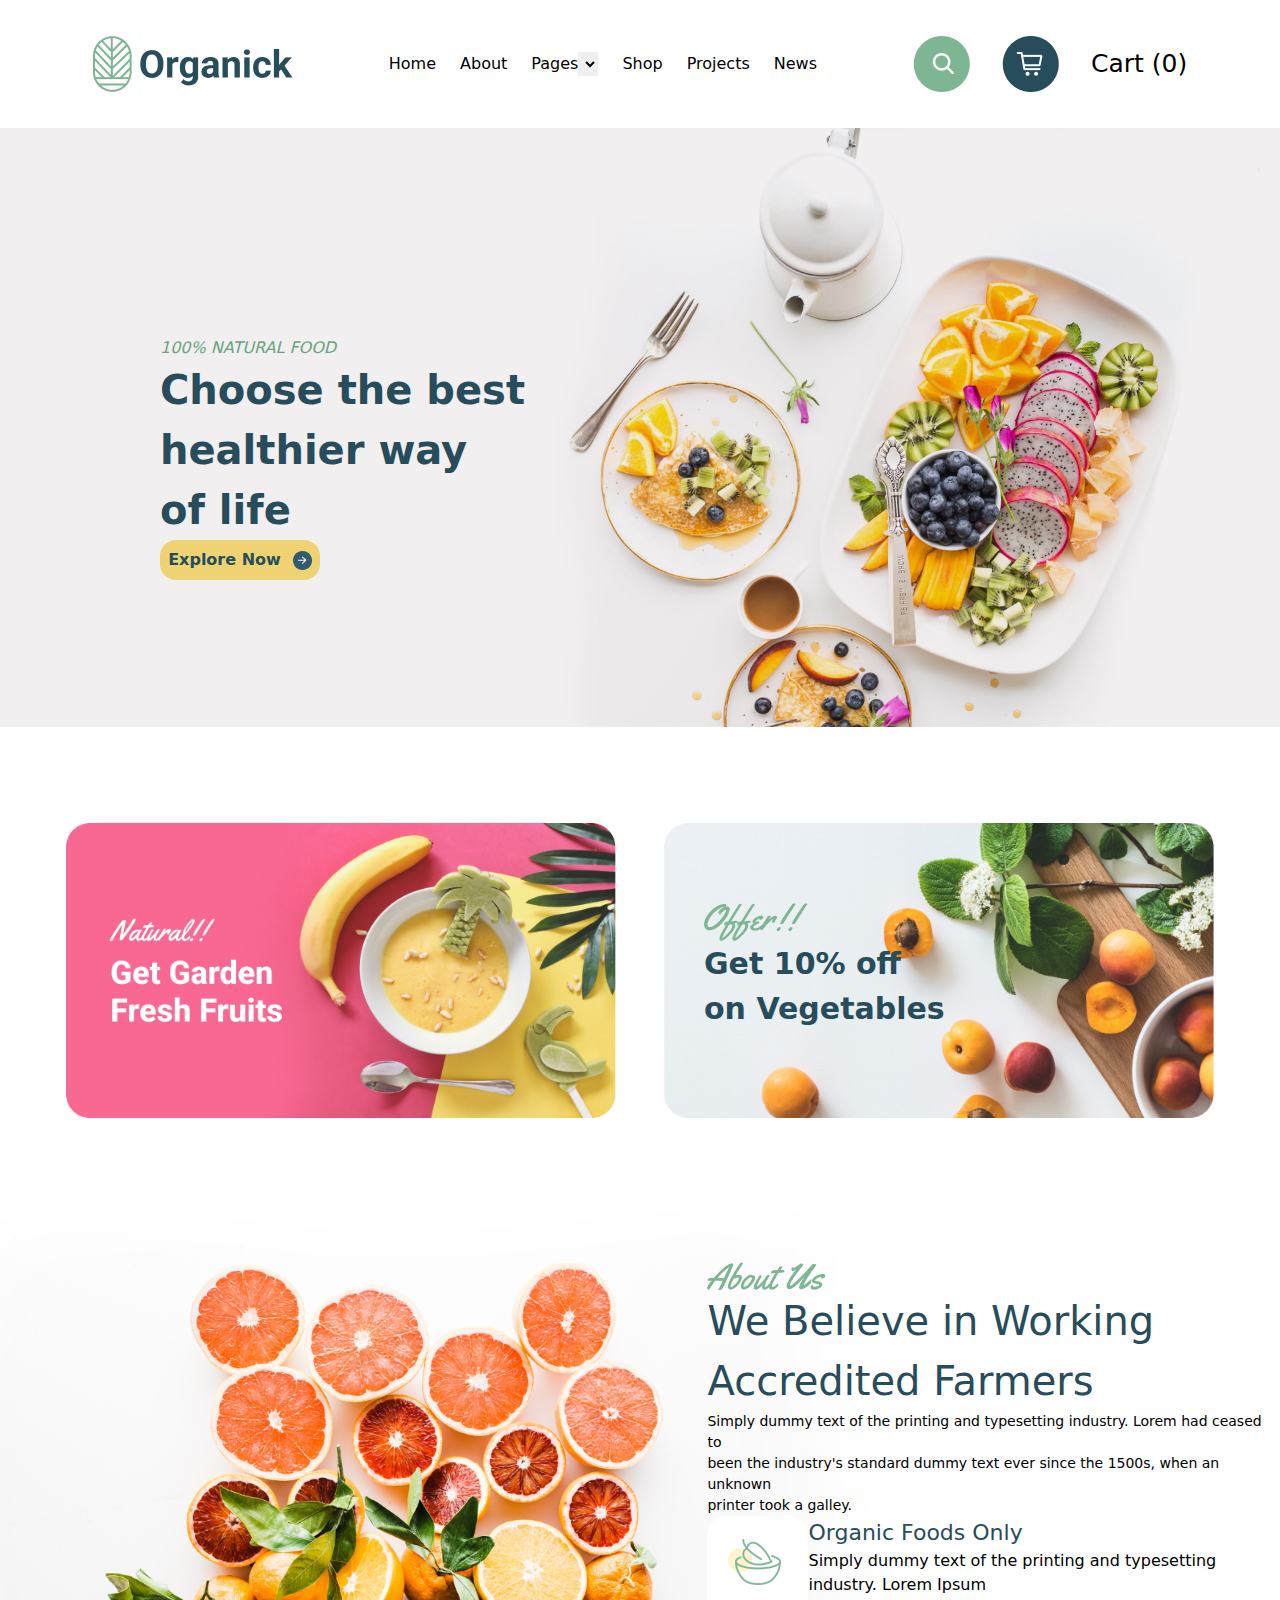
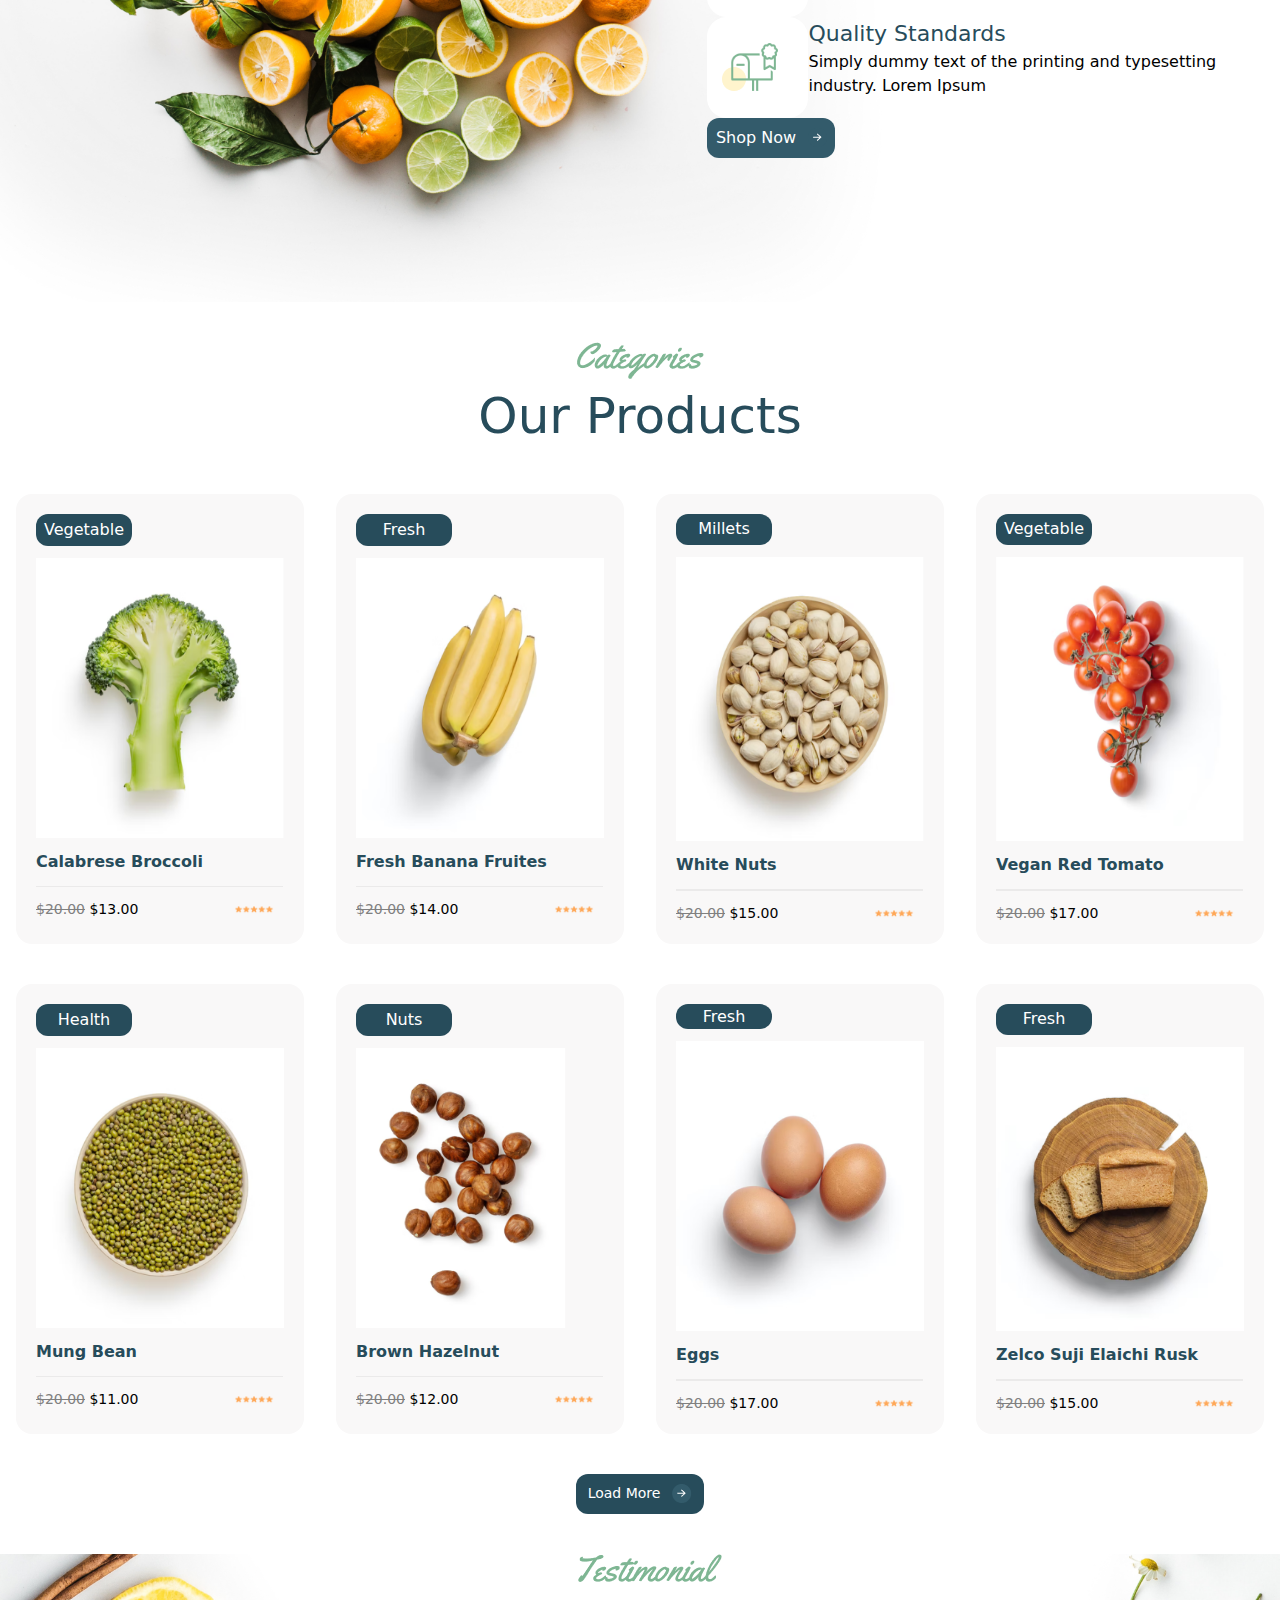
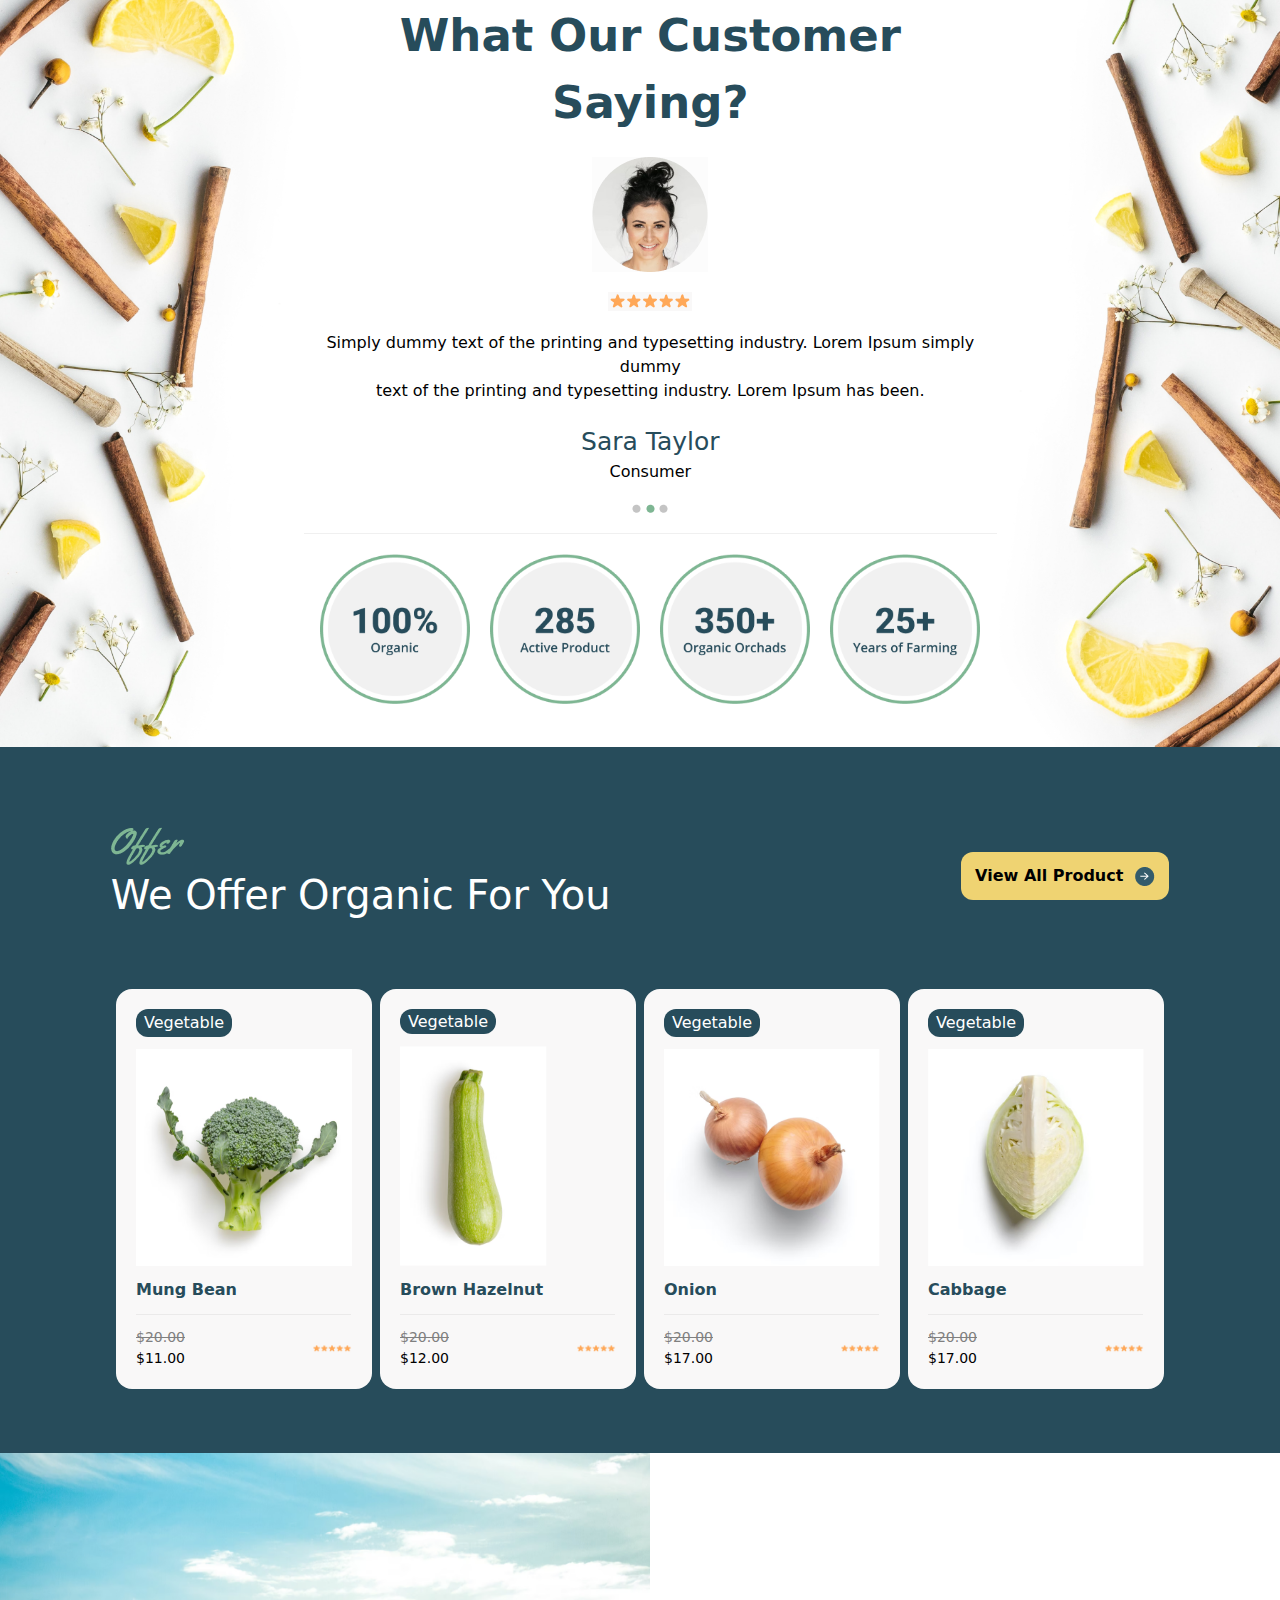
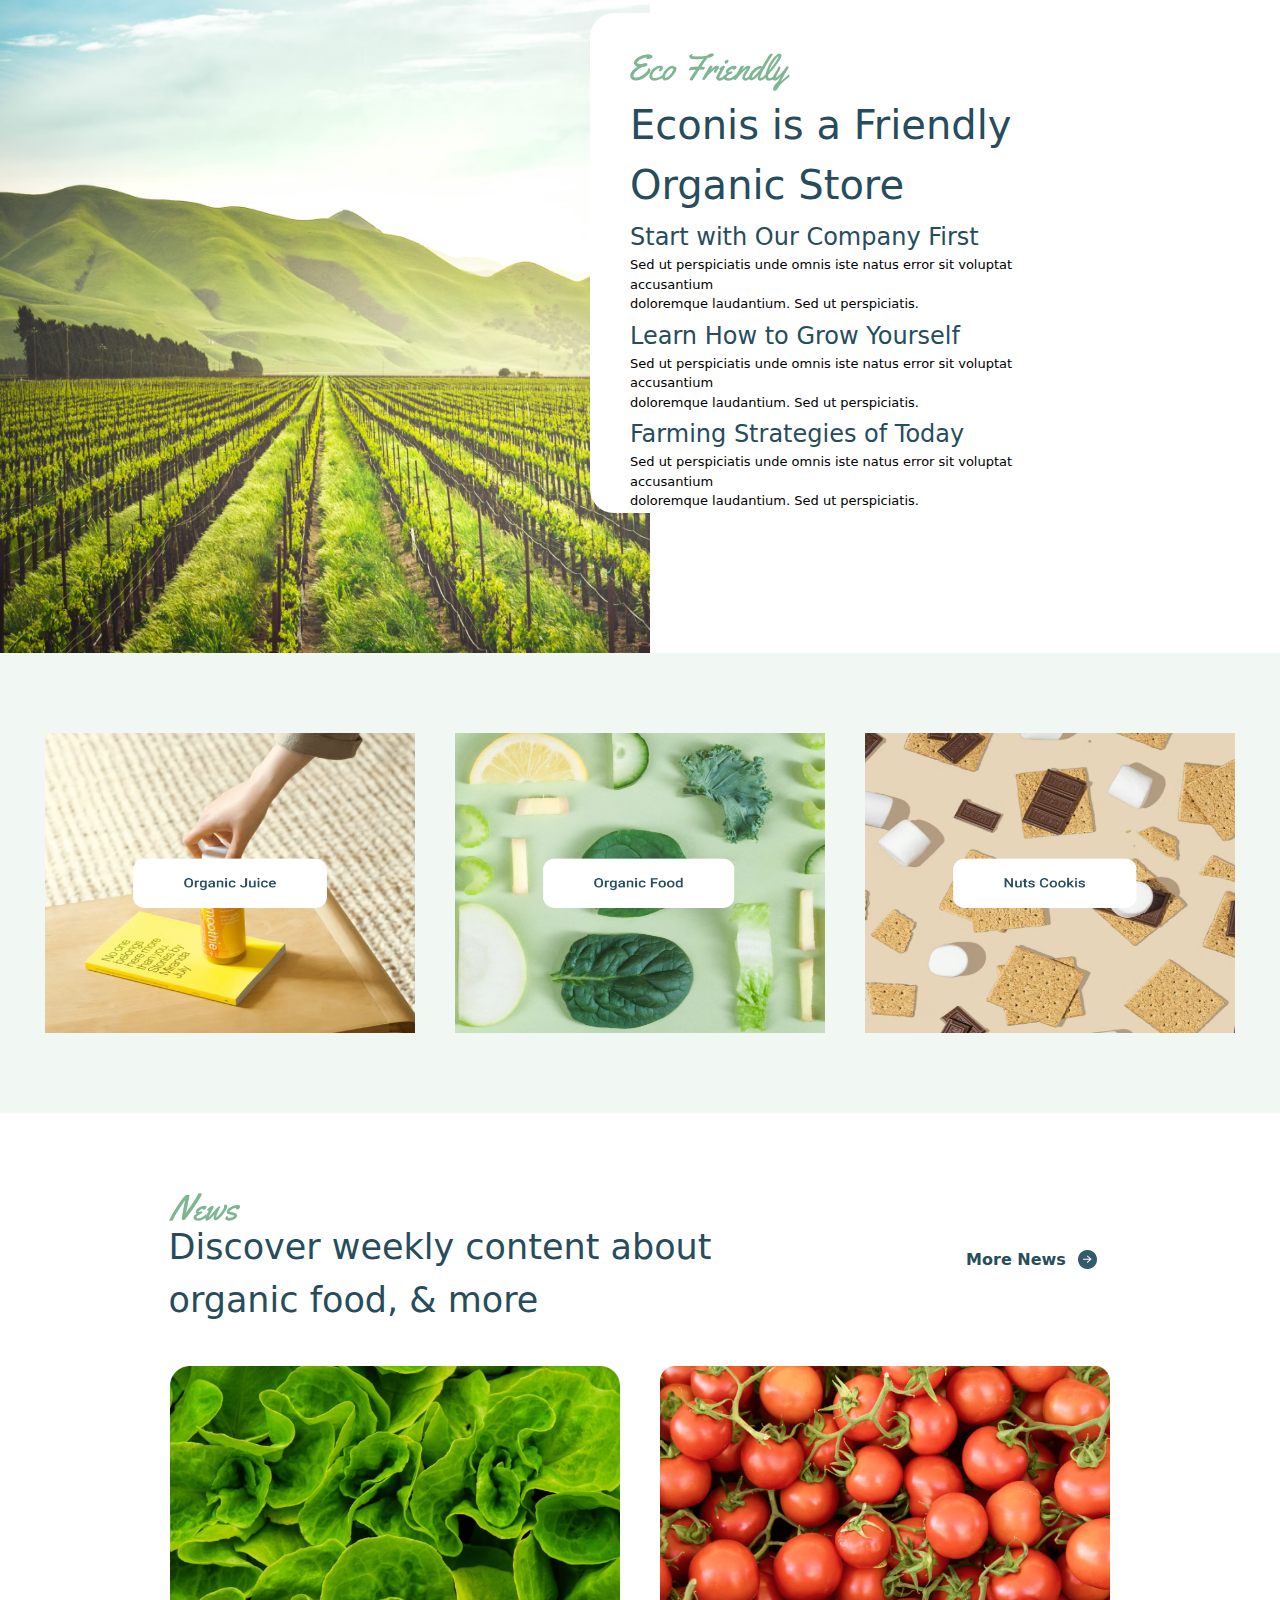
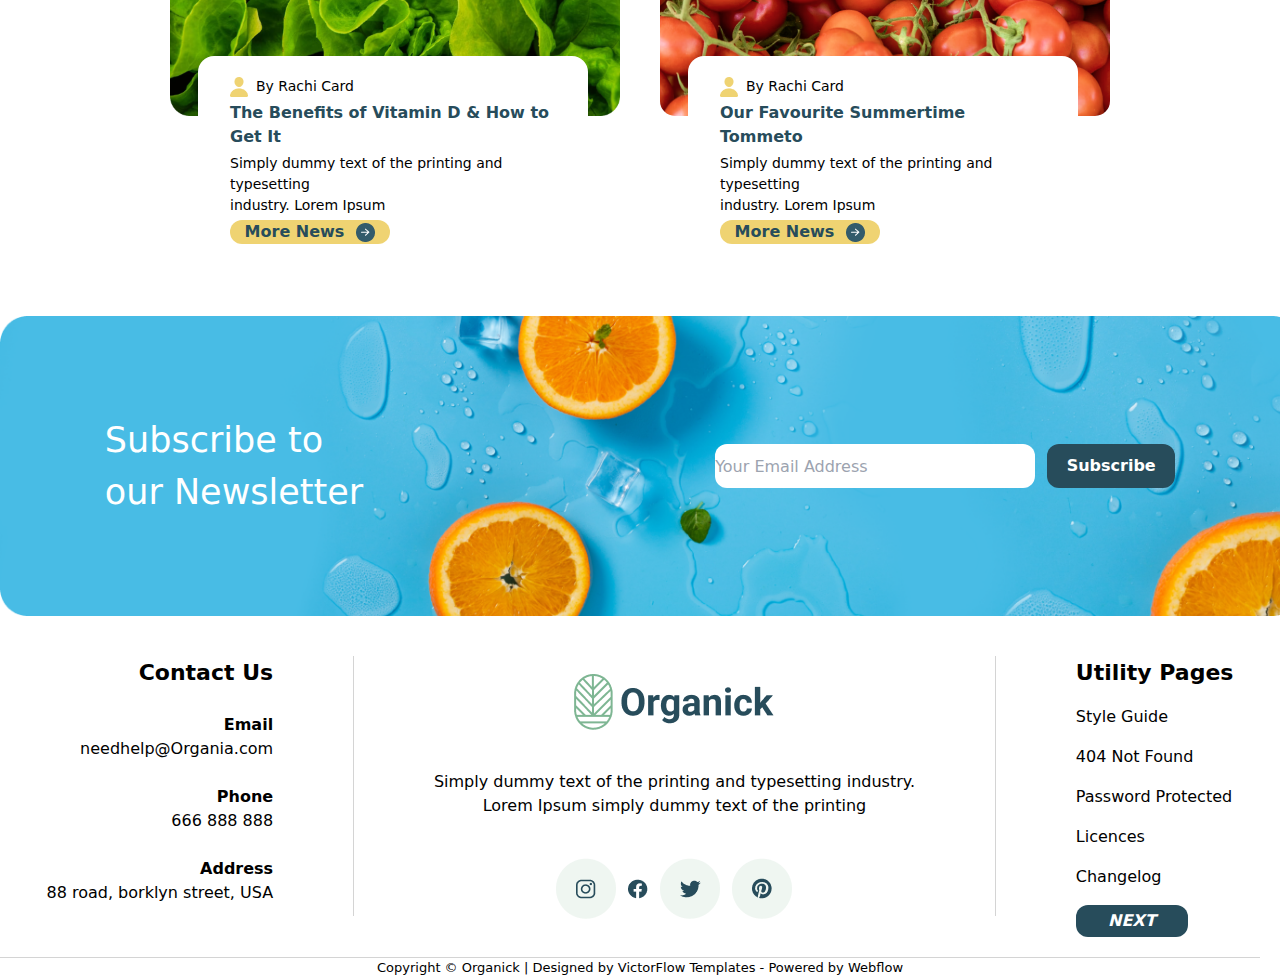
<file: Exem2git2/Exem2git/src/index.html>
<!DOCTYPE html>
<html lang="en">

<head>
    <meta charset="UTF-8">
    <meta name="viewport" content="width=device-width, initial-scale=1.0">
    <link rel="stylesheet" href="./output.css">
    <link rel="stylesheet" href="./input.css">
    <title>Travello</title>

</head>
<style>
    .bg-photo {
        background-image: url(./images/Background\ \(1\).png);
        background-repeat: no-repeat;
        width: auto;
        height: 300px;
        background-size: cover;
        margin-top: 200px;
    }
</style>

<body>
    <navbar class="flex justify-self-center items-center gap-24 h-32 sm:gap-5 md:gap-7">
        <div class="flex justify-start">
            <img src="./images/Logo (2).png" alt="">
        </div>
        <div class="flex gap-6 sm:hidden md:hidden">
            <p>Home</p>
            <p>About</p>
            <div class="flex">
                <p>Pages</p>
                <select name="" id="">
                </select>
            </div>
            <p>Shop</p>
            <p>Projects</p>
            <p>News</p>
        </div>
        <div class="flex items-center gap-8 text-[25px]">
            <img src="./images/Search Icon.png" alt="">
            <img src="./images/Cart Icon.png" alt="">
            <p class="sm:hidden md:hidden">Cart (0)</p>
        </div>
    </navbar>
    <header class="relative">
        <div>
            <img src="./images/Image (14).png" alt="">
        </div>
        <div class="flex flex-col pl-40 absolute top-52  sm:pt-10 sm:justify-center sm:pl-20 md:pt-10 md:justify-center md:pl-20">
            <p class="text-[#68A47F] italic">100% NATURAL FOOD</p>
            <p class="text-[40px] text-[#274C5B] font-bold">Choose the best <br>
                healthier way <br>
                of life</p>
            <div
                class="flex gap-3 items-center bg-[#EFD372] w-40 h-10 justify-center font-bold text-[#274C5B] rounded-2xl sm:m-auto md:m-auto">
                <button>Explore Now </button>
                <img src="./images/Aerrow.png" alt="">
            </div>
        </div>
    </header>
    <main>
        <div
            class="flex justify-center mt-24 gap-12 relative sm:flex-col md:flex-col sm:mt-80 sm:gap-5 sm:w-[90%] m-auto md:mt-80 md:gap-5 md:w-[90%]">
            <div>
                <img src="./images/1 (1).png" alt="" style="width: 550px;">
            </div>
            <div>
                <img src="./images/Image (15).png" alt="" style="width: 550px;">
                <div class="pl-10 absolute top-20 sm:top-80 md:top-[250px] sm:pl-6 md:pl-7">
                    <img src="./images/Offer!!.png" alt="">
                    <p class="text-[30px] text-[#274C5B] font-bold sm:text-[22px]">Get 10% off <br>
                        on Vegetables</p>
                </div>
            </div>
        </div>
        <div class="flex items-center sm:flex-col md:flex-col ">
            <div class="sm:ml-14">
                <img src="./images/Photo (1).png" alt="" style="width: 1000px;">
            </div>

            <div class="ml-[-280px] sm:ml-0 sm:w-[95%] md:ml-0 md:w-[95%]">
                <img src="./images/About Us.png" alt="" class="sm:m-auto md:m-auto">
                <p class="text-[40px] text-[#274C5B] sm:text-center">We Believe in Working <br>
                    Accredited Farmers</p>
                <p class="text-[14px] sm:text-center">Simply dummy text of the printing and typesetting industry. Lorem
                    had ceased to <br>
                    been the industry's standard dummy text ever since the 1500s, when an unknown <br> printer took a
                    galley.</p>
                <div class="flex">
                    <img src="./images/Icon (2).png" alt="">
                    <p><span class="text-[22px] text-[#274C5B]">Organic Foods Only</span> <br>
                        Simply dummy text of the printing and typesetting <br> industry. Lorem Ipsum</p>
                </div>
                <div class="flex">
                    <img src="./images/Icon (3).png" alt="">
                    <p><span class="text-[22px] text-[#274C5B]">Quality Standards</span> <br>
                        Simply dummy text of the printing and typesetting <br> industry. Lorem Ipsum</p>
                </div>
                <div class="flex items-center gap-3 bg-[#335B6B] text-[white] w-32 h-10 justify-center rounded-xl sm:m-auto md:m-auto">
                    <p>Shop Now</p>
                    <img src="./images/Aerrow.png" alt="">
                </div>
            </div>
        </div>
        <div>
            <div class="flex flex-col items-center mt-10 mb-10">
                <img src="./images/Categories (1).png" alt="">
                <p class="text-[#274C5B] text-[50px]">Our Products</p>
            </div>
            <div class="flex sm:flex-col md:flex-col">

                <div
                    class="flex flex-col items-start gap-3 w-72 h-[450px] m-auto p-5 bg-[#F9F8F8] rounded-2xl sm:mb-5 md:mb-5">

                    <p
                        class="bg-[#274C5B] h-8 w-24 text-center text-[white] rounded-xl flex justify-center items-center">
                        Vegetable</p>
                    <img src="./images/Photo (2).png" alt="" style="height: 280px;">
                    <p class="text-[#274C5B] font-bold">Calabrese Broccoli</p>
                    <img src="./images/Line.png" alt="">
                    <div class="flex gap-24 items-center">
                        <p style="font-size: 14px;"> <span
                                style="color: gray; text-decoration: line-through; font-size:14px;">$20.00</span> $13.00
                        </p>
                        <img src="./images/Star.png" alt="" style="width: 40px;">
                    </div>
                </div>

                <div
                    class="flex flex-col items-start gap-3 w-72 h-[450px] m-auto p-5 bg-[#F9F8F8] rounded-2xl sm:mb-5 md:mb-5">

                    <p
                        class="bg-[#274C5B] h-8 w-24 text-center text-[white] rounded-xl flex justify-center items-center">
                        Fresh</p>
                    <img src="./images/Photo (3).png" alt="" style="height: 280px;">
                    <p class="text-[#274C5B] font-bold">Fresh Banana Fruites</p>
                    <img src="./images/Line.png" alt="">
                    <div class="flex gap-24 items-center">
                        <p style="font-size: 14px;"> <span
                                style="color: gray; text-decoration: line-through; font-size:14px;">$20.00</span> $14.00
                        </p>
                        <img src="./images/Star.png" alt="" style="width: 40px;">
                    </div>
                </div>

                <div
                    class="flex flex-col items-start gap-3 w-72 h-[450px] m-auto p-5 bg-[#F9F8F8] rounded-2xl sm:mb-5 md:mb-5">

                    <p
                        class="bg-[#274C5B] h-8 w-24 text-center text-[white] rounded-xl flex justify-center items-center">
                        Millets</p>
                    <img src="./images/Photo (4).png" alt="" style="height: 290px;">
                    <p class="text-[#274C5B] font-bold">White Nuts</p>
                    <img src="./images/Line.png" alt="">
                    <div class="flex gap-24 items-center">
                        <p style="font-size: 14px;"> <span
                                style="color: gray; text-decoration: line-through; font-size:14px;">$20.00</span> $15.00
                        </p>
                        <img src="./images/Star.png" alt="" style="width: 40px;">
                    </div>
                </div>

                <div class="flex flex-col items-start gap-3 w-72 h-[450px] m-auto p-5 bg-[#F9F8F8] rounded-2xl">

                    <p
                        class="bg-[#274C5B] h-8 w-24 text-center text-[white] rounded-xl flex justify-center items-center">
                        Vegetable</p>
                    <img src="./images/image 13.png" alt="" style="height: 290px;">
                    <p class="text-[#274C5B] font-bold">Vegan Red Tomato</p>
                    <img src="./images/Line.png" alt="">
                    <div class="flex gap-24 items-center">
                        <p style="font-size: 14px;"> <span
                                style="color: gray; text-decoration: line-through; font-size:14px;">$20.00</span> $17.00
                        </p>
                        <img src="./images/Star.png" alt="" style="width: 40px;">
                    </div>
                </div>
            </div>



            <div class="flex mt-10 sm:flex-col md:flex-col">

                <div
                    class="flex flex-col items-start gap-3 w-72 h-[450px] m-auto p-5 bg-[#F9F8F8] rounded-2xl sm:mb-5 md:mb-5">

                    <p
                        class="bg-[#274C5B] h-8 w-24 text-center text-[white] rounded-xl flex justify-center items-center">
                        Health</p>
                    <img src="./images/image 14.png" alt="" style="height: 280px;">
                    <p class="text-[#274C5B] font-bold">Mung Bean</p>
                    <img src="./images/Line.png" alt="">
                    <div class="flex gap-24 items-center">
                        <p style="font-size: 14px;"> <span
                                style="color: gray; text-decoration: line-through; font-size:14px;">$20.00</span> $11.00
                        </p>
                        <img src="./images/Star.png" alt="" style="width: 40px;">
                    </div>
                </div>

                <div
                    class="flex flex-col items-start gap-3 w-72 h-[450px] m-auto p-5 bg-[#F9F8F8] rounded-2xl sm:mb-5 md:mb-5">

                    <p
                        class="bg-[#274C5B] h-8 w-24 text-center text-[white] rounded-xl flex justify-center items-center">
                        Nuts</p>
                    <img src="./images/Photo (5).png" alt="" style="height: 280px;">
                    <p class="text-[#274C5B] font-bold">Brown Hazelnut</p>
                    <img src="./images/Line.png" alt="">
                    <div class="flex gap-24 items-center">
                        <p style="font-size: 14px;"> <span
                                style="color: gray; text-decoration: line-through; font-size:14px;">$20.00</span> $12.00
                        </p>
                        <img src="./images/Star.png" alt="" style="width: 40px;">
                    </div>
                </div>

                <div
                    class="flex flex-col items-start gap-3 w-72 h-[450px] m-auto p-5 bg-[#F9F8F8] rounded-2xl sm:mb-5 md:mb-5">

                    <p
                        class="bg-[#274C5B] h-8 w-24 text-center text-[white] rounded-xl flex justify-center items-center">
                        Fresh</p>
                    <img src="./images/Photo (6).png" alt="" style="height: 290px;">
                    <p class="text-[#274C5B] font-bold">Eggs</p>
                    <img src="./images/Line.png" alt="">
                    <div class="flex gap-24 items-center">
                        <p style="font-size: 14px;"> <span
                                style="color: gray; text-decoration: line-through; font-size:14px;">$20.00</span> $17.00
                        </p>
                        <img src="./images/Star.png" alt="" style="width: 40px;">
                    </div>
                </div>

                <div
                    class="flex flex-col items-start gap-3 w-72 h-[450px] m-auto p-5 bg-[#F9F8F8] rounded-2xl sm:mb-5 md:mb-5">

                    <p
                        class="bg-[#274C5B] h-8 w-24 text-center text-[white] rounded-xl flex justify-center items-center">
                        Fresh</p>
                    <img src="./images/Photo (7).png" alt="" style="height: 290px;">
                    <p class="text-[#274C5B] font-bold">Zelco Suji Elaichi Rusk</p>
                    <img src="./images/Line.png" alt="">
                    <div class="flex gap-24 items-center">
                        <p style="font-size: 14px;"> <span
                                style="color: gray; text-decoration: line-through; font-size:14px;">$20.00</span> $15.00
                        </p>
                        <img src="./images/Star.png" alt="" style="width: 40px;">
                    </div>
                </div>
            </div>
            <div
                class="flex items-center gap-3 justify-center bg-[#274C5B] h-10 w-32 m-auto mt-10 mb-10 text-[white] rounded-xl text-[14px] sm:mt-5">
                <p>Load More</p>
                <img src="./images/Aerrow (2).png" alt="">
            </div>
        </div>
        <div class="flex">
            <div>
                <img src="./images/Photo (8).png" alt="">
            </div>
            <div class="flex flex-col items-center gap-5 text-center">
                <img src="./images/Testimonial.png" alt="">
                <p style="font-size: 45px; color: #274C5B; font-weight: bold;">What Our Customer Saying?</p>
                <img src="./images/Photo (9).png" alt="">
                <img src="./images/Star.png" alt="">
                <p>Simply dummy text of the printing and typesetting industry. Lorem Ipsum simply dummy <br>
                    text of the printing and typesetting industry. Lorem Ipsum has been.</p>
                <p> <span style="font-size: 25px; color: #274C5B;">Sara Taylor</span> <br>
                    Consumer</p>
                <img src="./images/Navigation.png" alt="">
                <img src="./images/Line (1).png" alt="">
                <div class="flex gap-5 sm:flex-col">
                    <img src="./images/1 (2).png" alt="" style="width: 150px; height: 150px;"
                        class="sm:w-[100px] sm:h-[100px]">
                    <img src="./images/2.png" alt="" style="width: 150px; height: 150px;"
                        class="sm:w-[100px] sm:h-[100px]">
                    <img src="./images/3.png" alt="" style="width: 150px; height: 150px;"
                        class="sm:w-[100px] sm:h-[100px]">
                    <img src="./images/4.png" alt="" style="width: 150px; height: 150px;"
                        class="sm:w-[100px] sm:h-[100px]">
                </div>
            </div>
            <div>
                <img src="./images/Photo (10).png" alt="">
            </div>
        </div>
        <div class="bg-[#274C5B] sm:mt-5 md:mt-5">
            <div>
                <div
                    class="flex items-center justify-evenly pt-20 gap-60 sm:flex-col sm:justify-center sm:gap-3 md:flex-col md:justify-center md:gap-3">
                    <div>
                        <img src="./images/Offer.png" alt="">
                        <p style="font-size: 40px; color: white;">We Offer Organic For You</p>
                    </div>
                    <div class="flex gap-3 items-center bg-[#EFD372] w-52 h-12 justify-center rounded-xl">
                        <p style="font-weight: bold;">View All Product</p>
                        <img src="./images/Aerrow (2).png" alt="">
                    </div>
                </div>
            </div>
            <div class="flex pt-16 pb-16 justify-center gap-2 sm:flex-col sm:items-center md:flex-col md:items-center">
                <div
                    class="flex flex-col items-start gap-3 w-64 h-[400px] p-5 bg-[#F9F8F8] rounded-2xl sm:mb-5 md:mb-5">

                    <p
                        class="bg-[#274C5B] h-8 w-24 text-center text-[white] rounded-xl flex justify-center items-center">

                        Vegetable</p>
                    <img src="./images/Photo (11).png" alt="" style="height: 250px;">
                    <p class="text-[#274C5B] font-bold">Mung Bean</p>
                    <img src="./images/Line.png" alt="">
                    <div class="flex gap-24 items-center">
                        <p style="font-size: 14px;"> <span
                                style="color: gray; text-decoration: line-through; font-size:14px;">$20.00</span> $11.00
                        </p>
                        <img src="./images/Star.png" alt="" style="width: 40px;">
                    </div>
                </div>

                <div
                    class="flex flex-col items-start gap-3 w-64 h-[400px] p-5 bg-[#F9F8F8] rounded-2xl sm:mb-5 md:mb-5">

                    <p
                        class="bg-[#274C5B] h-8 w-24 text-center text-[white] rounded-xl flex justify-center items-center">
                        Vegetable</p>
                    <img src="./images/Photo (12).png" alt="" style="height: 220px;">
                    <p class="text-[#274C5B] font-bold">Brown Hazelnut</p>
                    <img src="./images/Line.png" alt="">
                    <div class="flex gap-24 items-center">
                        <p style="font-size: 14px;"> <span
                                style="color: gray; text-decoration: line-through; font-size:14px;">$20.00</span> $12.00
                        </p>
                        <img src="./images/Star.png" alt="" style="width: 40px;">
                    </div>
                </div>
                <div
                    class="flex flex-col items-start gap-3 w-64 h-[400px]  p-5 bg-[#F9F8F8] rounded-2xl sm:mb-5 md:mb-5">

                    <p
                        class="bg-[#274C5B] h-8 w-24 text-center text-[white] rounded-xl flex justify-center items-center">
                        Vegetable</p>
                    <img src="./images/Photo (13).png" alt="" style="height: 250px;">
                    <p class="text-[#274C5B] font-bold">Onion</p>
                    <img src="./images/Line.png" alt="">
                    <div class="flex gap-24 items-center">
                        <p style="font-size: 14px;"> <span
                                style="color: gray; text-decoration: line-through; font-size:14px;">$20.00</span> $17.00
                        </p>
                        <img src="./images/Star.png" alt="" style="width: 40px;">
                    </div>
                </div>
                <div
                    class="flex flex-col items-start gap-3 w-64 h-[400px] p-5 bg-[#F9F8F8] rounded-2xl sm:mb-5 md:mb-5">

                    <p
                        class="bg-[#274C5B] h-8 w-24 text-center text-[white] rounded-xl flex justify-center items-center">
                        Vegetable</p>
                    <img src="./images/Photo (14).png" alt="" style="height: 250px;">
                    <p class="text-[#274C5B] font-bold">Cabbage</p>
                    <img src="./images/Line.png" alt="">
                    <div class="flex gap-24 items-center">
                        <p style="font-size: 14px;"> <span
                                style="color: gray; text-decoration: line-through; font-size:14px;">$20.00</span> $17.00
                        </p>
                        <img src="./images/Star.png" alt="" style="width: 40px;">
                    </div>
                </div>
            </div>
        </div>
        <div class="flex sm:flex-col md:flex-col">
            <div>
                <img src="./images/Image (16).png" alt="" style="width: 650px; height: 800px;">
            </div>
            <div class="flex flex-col items-start gap-1 mt-40 text-[13px] pl-10 w-[500px] h-[500px] p-10 rounded-3xl ml-[-60px] bg-[white]
            sm:mt-2 sm:items-center sm:ml-0 md:mt-2 md:items-center md:ml-0">
                <img src="./images/Eco Friendly.png" alt="">
                <p style="font-size: 40px; color: #274C5B;">Econis is a Friendly <br>
                    Organic Store</p>
                <p> <span style="font-size: 24px; color: #274C5B;">Start with Our Company First</span> <br>
                    Sed ut perspiciatis unde omnis iste natus error sit voluptat accusantium <br> doloremque laudantium.
                    Sed ut perspiciatis.
                </p>
                <p> <span style="font-size: 24px; color: #274C5B;">Learn How to Grow Yourself</span> <br>
                    Sed ut perspiciatis unde omnis iste natus error sit voluptat accusantium <br> doloremque laudantium.
                    Sed ut perspiciatis.</p>
                <p><span style="font-size: 24px; color: #274C5B;">Farming Strategies of Today</span> <br>
                    Sed ut perspiciatis unde omnis iste natus error sit voluptat accusantium <br> doloremque laudantium.
                    Sed ut perspiciatis.</p>
            </div>
        </div>
        <div
            class="flex justify-center gap-10 pt-20 pb-20 bg-[#F1F8F4] sm:flex-col sm:items-center  md:flex-col md:items-center">
            <div>
                <img src="./images/1 (3).png" alt="" style="width: 370px; height: 300px;">
            </div>
            <div>
                <img src="./images/2 (1).png" alt="" style="width: 370px; height: 300px;">
            </div>
            <div>
                <img src="./images/3 (1).png" alt="" style="width: 370px; height: 300px;">
            </div>
        </div>

        <div>
            <div
                class="flex justify-center items-center gap-60 pt-20 sm:flex-col sm:m-auto sm:gap-5 md:flex-col md:justify-center md:gap-5">
                <div>
                    <img src="./images/News.png" alt="">
                    <p style="font-size: 35px; color: #274C5B;">Discover weekly content about <br> organic food, & more
                    </p>
                </div>
                <div class="flex gap-3 items-center w-40 h-10 justify-center font-bold text-[#274C5B] rounded-2xl">
                    <button>More News</button>
                    <img src="./images/Aerrow.png" alt="">
                </div>
            </div>

            <div
                class="flex justify-center gap-10 mt-10 relative sm:flex-col sm:items-centermd:flex-col md:items-center sm:gap-28">
                <div>
                    <img src="./images/Image (17).png" alt="" style="width: 450px; height: 350px;">
                    <div
                        class="flex flex-col justify-start gap-1 bg-[white] w-[390px] h-[180px] px-8 pt-5 rounded-2xl ml-7 z-10 absolute bottom-[-120px] sm:bottom-[350px] md:bottom-[350px]">
                        <div class="flex gap-2 items-center">
                            <img src="./images/Vector (8).png" alt="">
                            <p style="font-size: 14px;">By Rachi Card</p>
                        </div>
                        <p style="font-weight: bold; color: #274C5B;">The Benefits of Vitamin D & How to Get It</p>
                        <p style="font-size: 14px;">Simply dummy text of the printing and typesetting <br> industry.
                            Lorem Ipsum</p>
                        <div
                            class="flex gap-3 items-center w-40 h-10 bg-[#EFD372] justify-center font-bold text-[#274C5B] rounded-2xl">
                            <button>More News</button>
                            <img src="./images/Aerrow.png" alt="">
                        </div>
                    </div>
                </div>


                <div>
                    <img src="./images/Photo (15).png" alt="" style="width: 450px; height: 350px; border-radius: 15px;">
                    <div
                        class="flex flex-col justify-start gap-1 bg-[white] w-[390px] h-[180px] px-8 pt-5 rounded-2xl ml-7 z-10 absolute bottom-[-120px] sm:bottom-[-110px] md:bottom-[-110px]">
                        <div class="flex gap-2 items-center">
                            <img src="./images/Vector (8).png" alt="">
                            <p style="font-size: 14px;">By Rachi Card</p>
                        </div>
                        <p style="font-weight: bold; color: #274C5B;">Our Favourite Summertime Tommeto</p>
                        <p style="font-size: 14px;">Simply dummy text of the printing and typesetting <br> industry.
                            Lorem Ipsum</p>
                        <div
                            class="flex gap-3 items-center w-40 h-10 bg-[#EFD372] justify-center font-bold text-[#274C5B] rounded-2xl">
                            <button>More News</button>
                            <img src="./images/Aerrow.png" alt="">
                        </div>
                    </div>
                </div>

            </div>

        </div>
        <div
            class="bg-photo flex justify-center items-center gap-36 sm:flex-col sm:gap-10 sm:justify-center md:flex-col md:gap-10 md:justify-center">
            <div>
                <p style="font-size: 35px; color: white;">Subscribe to <br>
                    our Newsletter</p>
            </div>
            <div class="flex gap-3 pl-52 sm:flex-col sm:pl-0 sm:items-center md:flex-col md:pl-0 md:items-center">
                <div>
                    <input type="text" placeholder="Your Email Address" class="h-11 w-80 rounded-xl">
                </div>
                <div
                    class="flex gap-3 items-center w-32 h-11 justify-center font-bold text-[white] bg-[#274C5B] rounded-xl">
                    <button>Subscribe</button>
                </div>
            </div>
        </div>
    </main>
    <footer>
        <div class="flex justify-center gap-20 pt-10 sm:flex-col md:flex-col">
            <div class="flex flex-col items-end sm:items-center">
                <p style="font-size: 22px; font-weight: bold;">Contact Us</p> <br>
                <p style="font-weight: 600;">Email</p>
                <p>needhelp@Organia.com</p> <br>
                <p style="font-weight: 600;">Phone</p>
                <p>666 888 888</p> <br>
                <p style="font-weight: 600;">Address</p>
                <p>88 road, borklyn street, USA</p>
            </div>
            <div class="sm:hidden md:hidden">
                <img src="./images/Line (2).png" alt="" style="height: 260px;">
            </div>
            <div class="flex flex-col justify-center items-center gap-10 text-center">
                <img src="./images/Logo (4).png" alt="">
                <p>Simply dummy text of the printing and typesetting industry. <br>
                    Lorem Ipsum simply dummy text of the printing </p>
                <div class="flex items-center gap-3">
                    <img src="./images/1 (4).png" alt="">
                    <img src="./images/Fb.png" alt="">
                    <img src="./images/3 (2).png" alt="">
                    <img src="./images/4 (1).png" alt="">
                </div>
            </div>

            <div class="sm:hidden md:hidden">
                <img src="./images/Line (2).png" alt="" style="height: 260px;">
            </div>
            <div class="flex flex-col gap-4 sm:items-center md:items-center">
                <p style="font-size: 22px; font-weight: bold;">Utility Pages</p>
                <p>Style Guide</p>
                <p>404 Not Found</p>
                <p>Password Protected </p>
                <p>Licences</p>
                <p>Changelog</p>
                <a href="./index2.html">
                    <button class="bg-[#274C5B] h-8 w-28 text-[white] font-bold rounded-xl italic">NEXT</button>
                </a>
            </div>
        </div>
        <div class="mt-5 text-center text-[13px]">
            <img src="./images/Line (3).png" alt="">
            <div>
                <p>Copyright © Organick | Designed by VictorFlow Templates - Powered by Webflow</p>
            </div>
        </div>
    </footer>
</body>

</html>
</file>
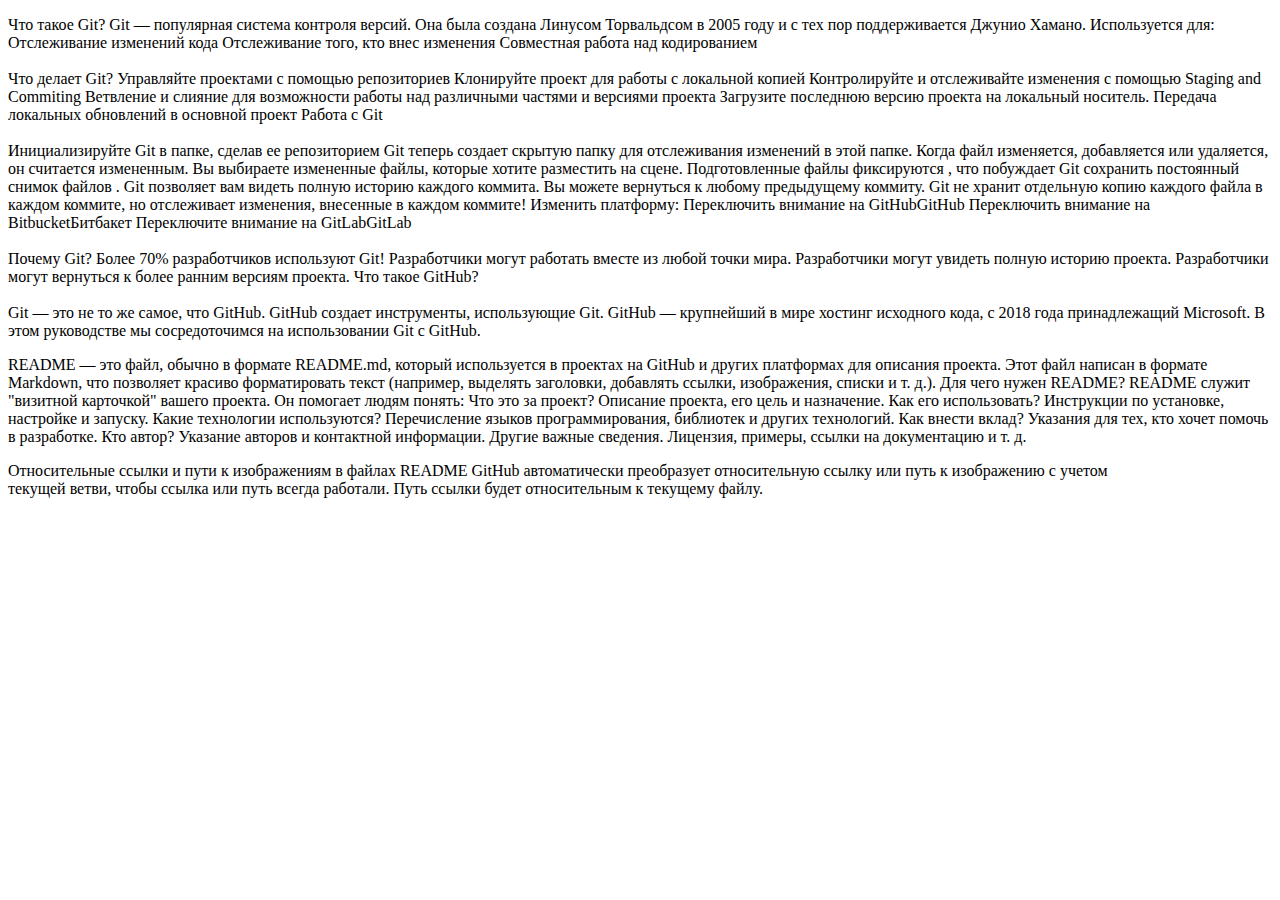
<file: read.html>
<!DOCTYPE html>
<html lang="en">
<head>
    <meta charset="UTF-8">
    <meta name="viewport" content="width=, initial-scale=1.0">
    <title>Document</title>
</head>
<body>
    <p>Что такое Git?
        Git — популярная система контроля версий. Она была создана Линусом Торвальдсом в 2005 году и с тех пор поддерживается Джунио Хамано.
        
        Используется для:
        
        Отслеживание изменений кода
        Отслеживание того, кто внес изменения
        Совместная работа над кодированием <br><br>
        Что делает Git?
        Управляйте проектами с помощью репозиториев
        Клонируйте проект для работы с локальной копией
        Контролируйте и отслеживайте изменения с помощью Staging and Commiting
        Ветвление и слияние для возможности работы над различными частями и версиями проекта
        Загрузите последнюю версию проекта на локальный носитель.
        Передача локальных обновлений в основной проект
        Работа с Git <br> <br>
        Инициализируйте Git в папке, сделав ее репозиторием
        Git теперь создает скрытую папку для отслеживания изменений в этой папке.
        Когда файл изменяется, добавляется или удаляется, он считается измененным.
        Вы выбираете измененные файлы, которые хотите разместить на сцене.
        Подготовленные файлы фиксируются , что побуждает Git сохранить постоянный снимок файлов .
        Git позволяет вам видеть полную историю каждого коммита.
        Вы можете вернуться к любому предыдущему коммиту.
        Git не хранит отдельную копию каждого файла в каждом коммите, но отслеживает изменения, внесенные в каждом коммите!
        Изменить платформу:
        Переключить внимание на GitHubGitHub
        Переключить внимание на BitbucketБитбакет
        Переключите внимание на GitLabGitLab <br><br>
        Почему Git?
        Более 70% разработчиков используют Git!
        Разработчики могут работать вместе из любой точки мира.
        Разработчики могут увидеть полную историю проекта.
        Разработчики могут вернуться к более ранним версиям проекта.
        Что такое GitHub? <br><br>
        Git — это не то же самое, что GitHub.
        GitHub создает инструменты, использующие Git.
        GitHub — крупнейший в мире хостинг исходного кода, с 2018 года принадлежащий Microsoft.
        В этом руководстве мы сосредоточимся на использовании Git с GitHub.</p>
        <p>README — это файл, обычно в формате README.md, который используется в проектах на GitHub и других платформах для описания проекта. Этот файл написан в формате Markdown, что позволяет красиво форматировать текст (например, выделять заголовки, добавлять ссылки, изображения, списки и т. д.).

        Для чего нужен README?
        README служит "визитной карточкой" вашего проекта. Он помогает людям понять:
        
        Что это за проект?
        
        Описание проекта, его цель и назначение.
        Как его использовать?
        
        Инструкции по установке, настройке и запуску.
        Какие технологии используются?
        
        Перечисление языков программирования, библиотек и других технологий.
        Как внести вклад?
        
        Указания для тех, кто хочет помочь в разработке.
        Кто автор?
        
        Указание авторов и контактной информации.
        Другие важные сведения.
        
        Лицензия, примеры, ссылки на документацию и т. д.</p>

        <p>Относительные ссылки и пути к изображениям в файлах README
            GitHub автоматически преобразует относительную ссылку или путь к изображению с учетом <br>
             текущей ветви, чтобы ссылка или путь всегда работали. Путь ссылки будет относительным к текущему файлу.</p>
</body>
</html>
</file>
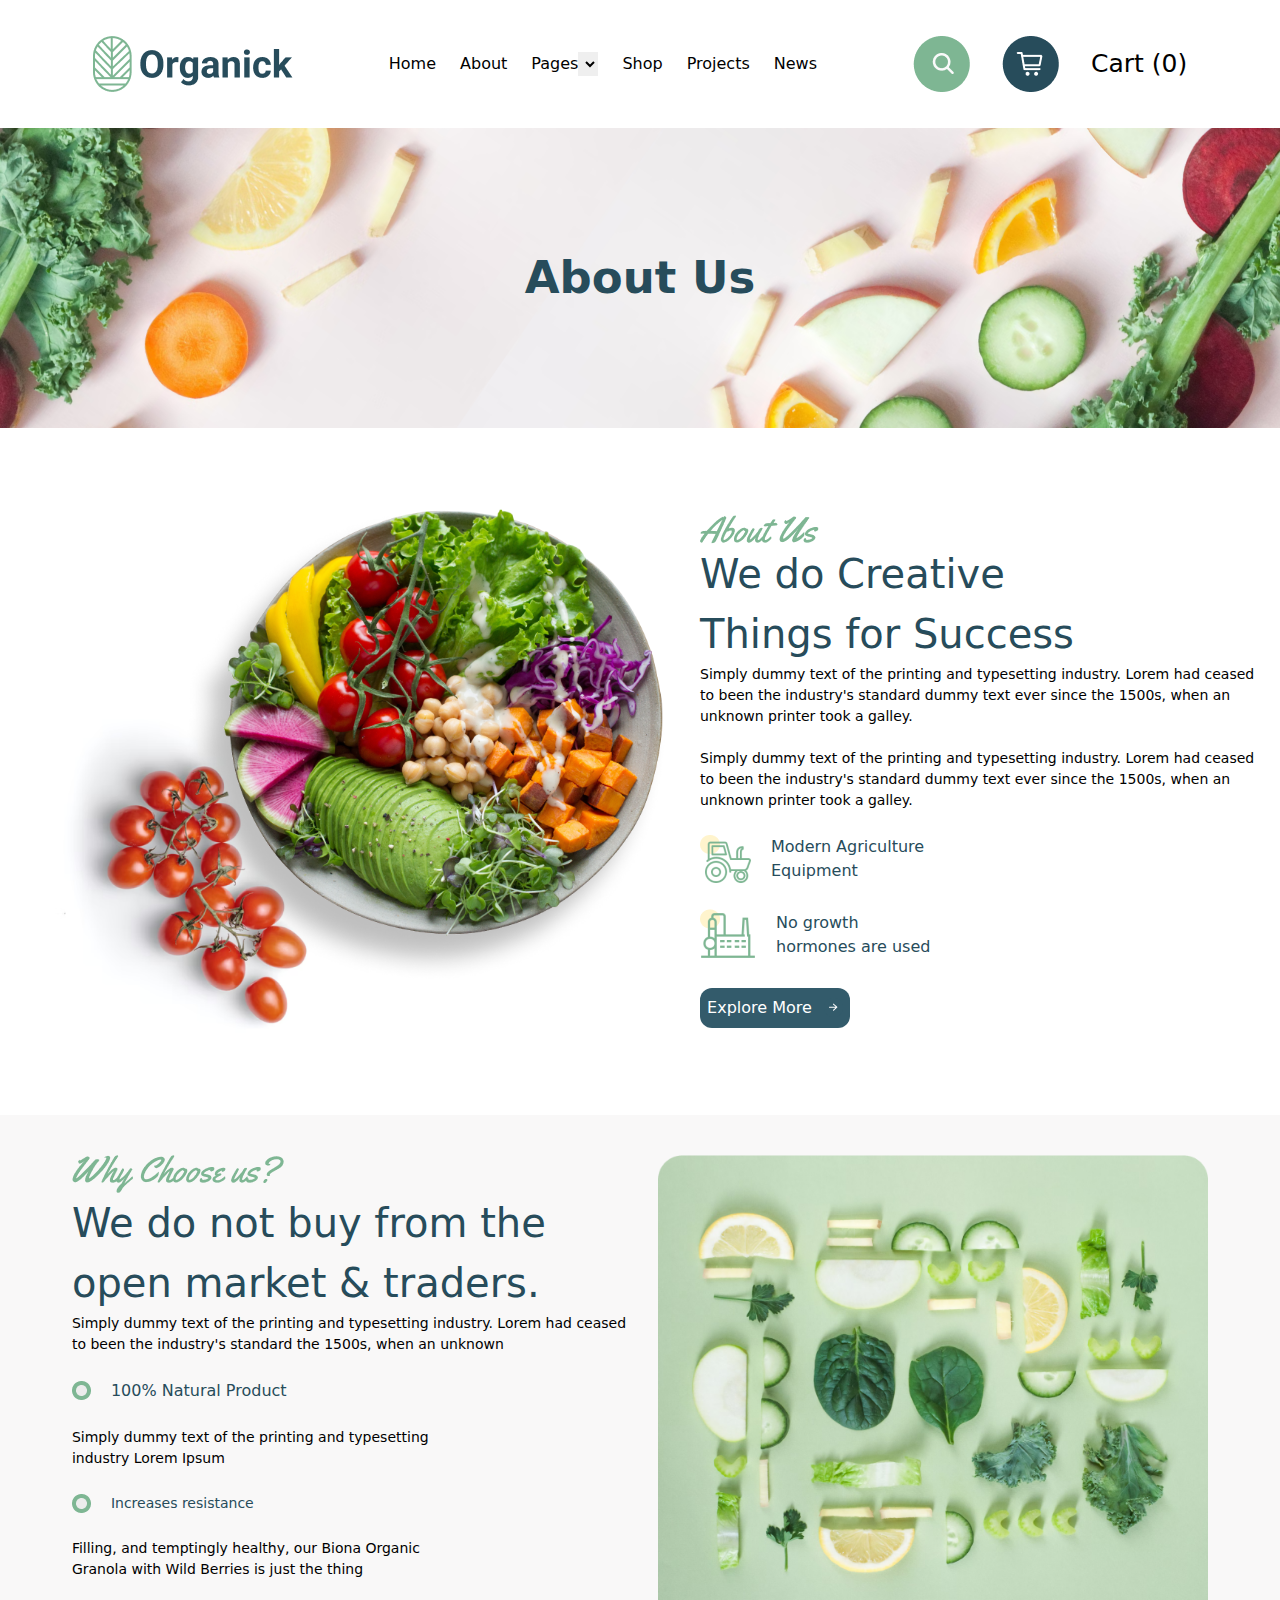
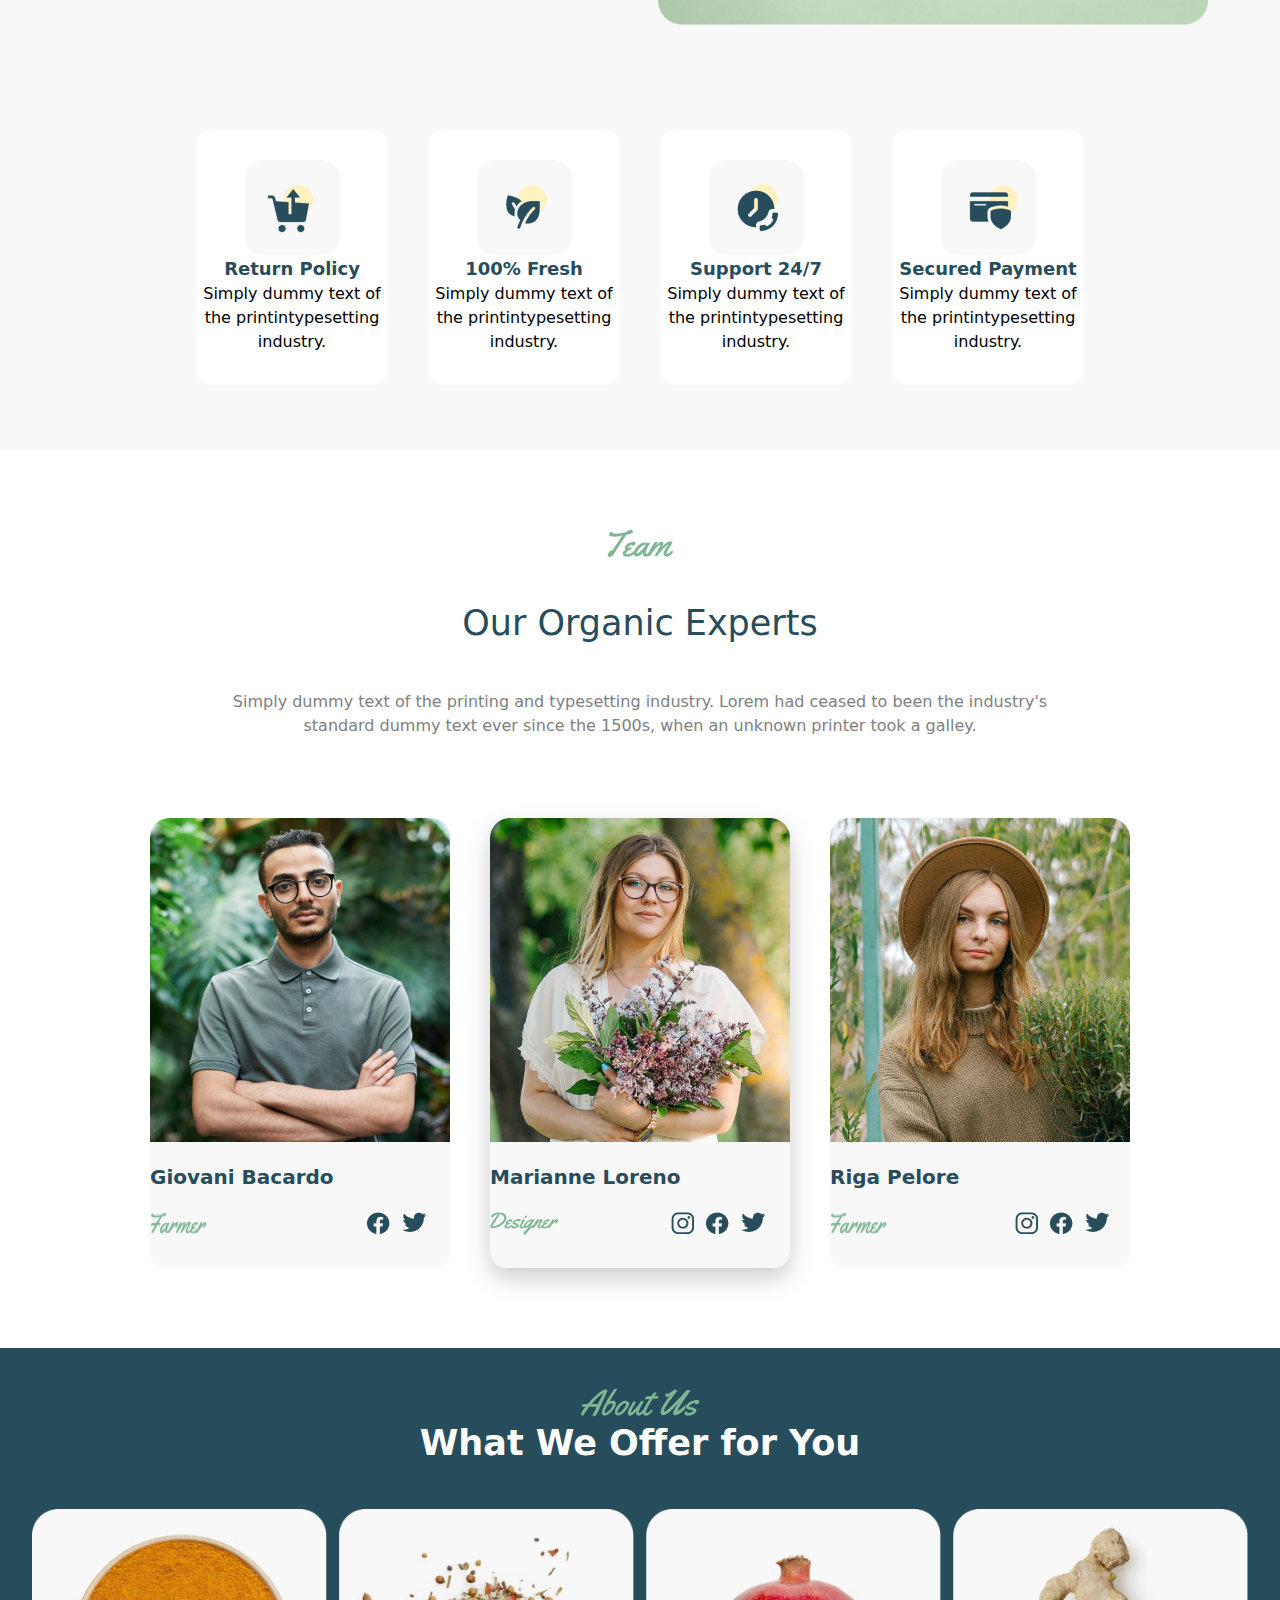
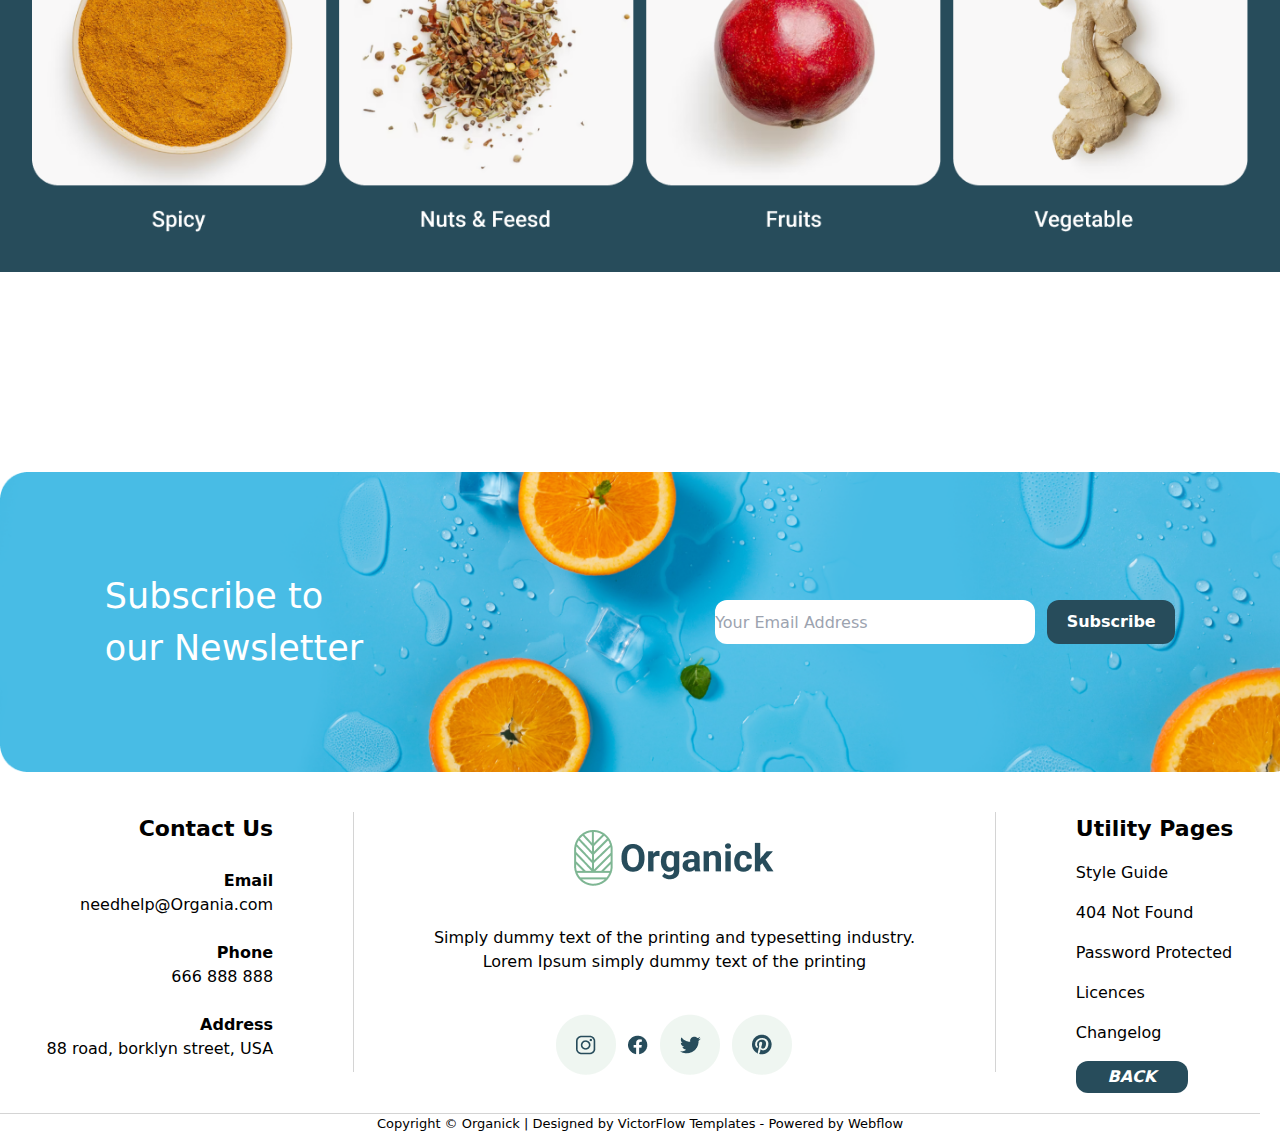
<file: Exem2git2/Exem2git/src/index2.html>
<!DOCTYPE html>
<html lang="en">

<head>
    <meta charset="UTF-8">
    <meta name="viewport" content="width=device-width, initial-scale=1.0">
    <link rel="stylesheet" href="./output.css">
    <title>Document</title>
</head>
<style>
    .bgrimg {
        background-image: url(./images/Image\ \(18\).png);
        background-repeat: no-repeat;
        width: auto;
        height: 300px;
        background-size: cover;
    }

    .bg-photo {
        background-image: url(./images/Background\ \(1\).png);
        background-repeat: no-repeat;
        width: auto;
        height: 300px;
        background-size: cover;
        margin-top: 200px;
    }
</style>

<body>
    <navbar class="flex justify-self-center items-center gap-24 h-32 sm:gap-5 md:gap-7">
        <div class="flex justify-start">
            <img src="./images/Logo (2).png" alt="">
        </div>
        <div class="flex gap-6 sm:hidden md:hidden">
            <p>Home</p>
            <p>About</p>
            <div class="flex">
                <p>Pages</p>
                <select name="" id="">
                </select>
            </div>
            <p>Shop</p>
            <p>Projects</p>
            <p>News</p>
        </div>
        <div class="flex items-center gap-8 text-[25px]">
            <img src="./images/Search Icon.png" alt="">
            <img src="./images/Cart Icon.png" alt="">
            <p class="sm:hidden md:hidden">Cart (0)</p>
        </div>
    </navbar>
    <header>
        <div class="bgrimg flex justify-center items-center">
            <p style="font-size: 45px; color: #274C5B; font-weight: bold;">About Us</p>
        </div>
    </header>
    <main>
        <div class="flex items-center sm:flex-col md:flex-col ">
            <div class="sm:m-auto">
                <img src="./images/Image (19).png" alt="" style="width: 700px;">
            </div>

            <div class=" sm:ml-0 sm:w-[95%] md:ml-0 md:w-[95%]">
                <img src="./images/About Us.png" alt="" class="sm:m-auto md:m-auto">
                <p class="text-[40px] text-[#274C5B] sm:text-center">We do Creative <br>
                    Things for Success</p>
                <p class="text-[14px] sm:text-center">Simply dummy text of the printing and typesetting industry. Lorem
                    had ceased <br>
                    to been the industry's standard dummy text ever since the 1500s, when an <br>
                    unknown printer took a galley.
                    <br> <br>
                    Simply dummy text of the printing and typesetting industry. Lorem had ceased <br>
                    to been the industry's standard dummy text ever since the 1500s, when an <br>
                    unknown printer took a galley.
                </p> <br>
                <div class="flex items-center gap-5 sm:justify-center md:justify-center">
                    <img src="./images/Icon (4).png" alt="">
                    <p class="text-[16px] text-[#274C5B]"> Modern Agriculture <br>
                        Equipment </p>
                </div> <br>
                <div class="flex items-center gap-5 sm:justify-center md:justify-center">
                    <img src="./images/Icon (5).png" alt="">
                    <p class="text-[16px] text-[#274C5B]"> No growth <br> hormones are used</p>
                </div>
                <br>
                <div
                    class="flex items-center gap-3 bg-[#335B6B] text-[white] w-[150px] h-10 justify-center rounded-xl sm:m-auto md:m-auto">
                    <p>Explore More</p>
                    <img src="./images/Aerrow.png" alt="">
                </div>
            </div>
        </div>


        <div class="flex justify-center py-10 gap-8 sm:flex-col md:flex-col bg-[#F9F8F8] ">


            <div class=" sm:ml-0 sm:w-[95%] md:ml-0 md:w-[95%] sm:m-auto">
                <img src="./images/Why Choose us_.png" alt="" class="sm:m-auto md:m-auto">
                <p class="text-[40px] text-[#274C5B] sm:text-center">We do not buy from the <br>
                    open market & traders.</p>
                <p class="text-[14px] sm:text-center">Simply dummy text of the printing and typesetting industry. Lorem
                    had ceased <br>
                    to been the industry's standard the 1500s, when an unknown</p> <br>

                <div class="flex items-center gap-5 sm:justify-center md:justify-center">
                    <img src="./images/Icon (6).png" alt="">
                    <p class="text-[16px] text-[#274C5B]"> 100% Natural Product </p>
                </div> <br>
                <p style="font-size: 14px;" class="sm:flex justify-center md:justify-center">Simply dummy text of the
                    printing and typesetting <br> industry Lorem Ipsum</p> <br>
                <div class="flex items-center gap-5 sm:justify-center md:justify-center">
                    <img src="./images/Icon (6).png" alt="">
                    <p class="text-[14px] text-[#274C5B]"> Increases resistance</p>
                </div><br>
                <p style="font-size: 14px;" class="sm:flex justify-center md:justify-center">Filling, and temptingly
                    healthy, our Biona Organic <br> Granola with Wild Berries is just the thing</p>
            </div>

            <div class="sm:m-auto sm:w-[90%] md:w-[90%]">
                <img src="./images/Image (20).png" alt="" style="width: 550px;">
            </div>
        </div>
        <div
            class="bg-[#F9F8F8] flex justify-center gap-10 py-16 sm:flex-col sm:items-center md:flex-col md:items-center">
            <div class="flex flex-col justify-center items-center text-center bg-[white] w-48 h-64 rounded-2xl">
                <img src="./images/Icon (7).png" alt="">
                <p style="font-size: 18px; color: #274C5B; font-weight: 700">Return Policy</p>
                <p>Simply dummy text of <br> the printintypesetting <br> industry.</p>
            </div>
            <div class="flex flex-col justify-center items-center text-center bg-[white] w-48 h-64 rounded-2xl">
                <img src="./images/Icon (8).png" alt="">
                <p style="font-size: 18px; color: #274C5B; font-weight: 700">100% Fresh</p>
                <p>Simply dummy text of <br> the printintypesetting <br> industry.</p>
            </div>
            <div class="flex flex-col justify-center items-center text-center bg-[white] w-48 h-64 rounded-2xl">
                <img src="./images/Icon (9).png" alt="">
                <p style="font-size: 18px; color: #274C5B; font-weight: 700">Support 24/7</p>
                <p>Simply dummy text of <br> the printintypesetting <br> industry.</p>
            </div>
            <div class="flex flex-col justify-center items-center text-center bg-[white] w-48 h-64 rounded-2xl">
                <img src="./images/Icon (10).png" alt="">
                <p style="font-size: 18px; color: #274C5B; font-weight: 700;">Secured Payment</p>

                <p>Simply dummy text of <br> the printintypesetting <br> industry.</p>
            </div>
        </div>
        <div class="sm:flex-col justify-center">
            <div class="flex flex-col items-center justify-center pt-20 text-center gap-10">
                <img src="./images/Team.png" alt="">
                <p style="font-size: 35px; color: #274C5B;">Our Organic Experts</p>
                <p style="font-size: 16px; color: gray;">Simply dummy text of the printing and typesetting industry.
                    Lorem had ceased to been the industry's <br>
                    standard dummy text ever since the 1500s, when an unknown printer took a galley.</p>
            </div>
            <div class="sm:flex flex-col">
                <div class="flex justify-center gap-10 my-20 sm:flex-col md:flex-col sm:items-center md:items-center">
                    <div class="flex flex-col justify-start gap-5 bg-[#F9F8F8] rounded-2xl w-[300px] h-[450px]">
                        <img src="./images/Image (21).png" alt="" style="width: 300px;">
                        <p style="color: #274C5B; font-weight: 700; font-size: 20px;">Giovani Bacardo</p>
                        <div class="flex  justify-start  gap-40">
                            <img src="./images/Farmer.png" alt="">
                            <div class="flex items-start gap-3">
                                <img src="./images/Vector (9).png" alt="">
                                <img src="./images/Twiter.png" alt="">
                            </div>
                        </div>
                    </div>

                    <div
                        class="flex flex-col justify-start gap-5 bg-[#F9F8F8] rounded-2xl w-[300px] h-[450px] shadow-[0px_10px_25px_rgba(0,0,0,0.2)]">
                        <img src="./images/Image (22).png" alt="" style="width: 300px;">
                        <p style="color: #274C5B; font-weight: 700; font-size: 20px;">Marianne Loreno</p>
                        <div class="flex  justify-start  gap-28 ">
                            <img src="./images/Designer.png" alt="">
                            <div class="flex items-start gap-3">
                                <img src="./images/Insta.png" alt="">
                                <img src="./images/Vector (9).png" alt="">
                                <img src="./images/Twiter.png" alt="">
                            </div>
                        </div>
                    </div>

                    <div class="flex flex-col justify-start gap-5 bg-[#F9F8F8] rounded-2xl w-[300px] h-[450px]">
                        <img src="./images/Image (23).png" alt="" style="width: 300px;">
                        <p style="color: #274C5B; font-weight: 700; font-size: 20px;">Riga Pelore</p>
                        <div class="flex  justify-start  gap-32">
                            <img src="./images/Farmer.png" alt="">
                            <div class="flex items-start gap-3">
                                <img src="./images/Insta.png" alt="">
                                <img src="./images/Vector (9).png" alt="">
                                <img src="./images/Twiter.png" alt="">
                            </div>
                        </div>
                    </div>
                </div>
            </div>
        </div>
        <div class="bg-[#274C5B]">
            <div class="flex flex-col justify-center items-center pt-10 ">
                <img src="./images/About Us.png" alt="">
                <p style="font-size: 35px; color: white; font-weight: 600;">What We Offer for You</p>
            </div>
            <div
                class="flex justify-center gap-3 py-10 w-[95%] m-auto sm:flex-col ms:items-center md:flex-col md:items-center">
                <div>
                    <img src="./images/1 (5).png" alt="">
                </div>
                <div>
                    <img src="./images/2 (2).png" alt="">

                </div>
                <div>
                    <img src="./images/3 (3).png" alt="">

                </div>
                <div>
                    <img src="./images/4 (2).png" alt="">

                </div>
            </div>

        </div>
        <div
            class="bg-photo flex justify-center items-center mt-[80px] gap-36 sm:flex-col sm:mt-[20px] md:mt-[25px] sm:gap-10 sm:justify-center md:flex-col md:gap-10 md:justify-center">
            <div>
                <p style="font-size: 35px; color: white;">Subscribe to <br>
                    our Newsletter</p>
            </div>
            <div class="flex gap-3 pl-52 sm:flex-col sm:pl-0 sm:items-center md:flex-col md:pl-0 md:items-center">
                <div>
                    <input type="text" placeholder="Your Email Address" class="h-11 w-80 rounded-xl">
                </div>
                <div
                    class="flex gap-3 items-center w-32 h-11 justify-center font-bold text-[white] bg-[#274C5B] rounded-xl">
                    <button>Subscribe</button>
                </div>
            </div>
        </div>
    </main>
    <footer>
        <div class="flex justify-center gap-20 pt-10 sm:flex-col md:flex-col">
            <div class="flex flex-col items-end sm:items-center">
                <p style="font-size: 22px; font-weight: bold;">Contact Us</p> <br>
                <p style="font-weight: 600;">Email</p>
                <p>needhelp@Organia.com</p> <br>
                <p style="font-weight: 600;">Phone</p>
                <p>666 888 888</p> <br>
                <p style="font-weight: 600;">Address</p>
                <p>88 road, borklyn street, USA</p>
            </div>
            <div class="sm:hidden md:hidden">
                <img src="./images/Line (2).png" alt="" style="height: 260px;">
            </div>
            <div class="flex flex-col justify-center items-center gap-10 text-center">
                <img src="./images/Logo (4).png" alt="">
                <p>Simply dummy text of the printing and typesetting industry. <br>
                    Lorem Ipsum simply dummy text of the printing </p>
                <div class="flex items-center gap-3">
                    <img src="./images/1 (4).png" alt="">
                    <img src="./images/Fb.png" alt="">
                    <img src="./images/3 (2).png" alt="">
                    <img src="./images/4 (1).png" alt="">
                </div>
            </div>

            <div class="sm:hidden md:hidden">
                <img src="./images/Line (2).png" alt="" style="height: 260px;">
            </div>
            <div class="flex flex-col gap-4 sm:items-center md:items-center">
                <p style="font-size: 22px; font-weight: bold;">Utility Pages</p>
                <p>Style Guide</p>
                <p>404 Not Found</p>
                <p>Password Protected </p>
                <p>Licences</p>
                <p>Changelog</p>
                <a href="./index.html">
                    <button class="bg-[#274C5B] h-8 w-28 text-[white] font-bold rounded-xl italic">BACK</button>
                </a>
            </div>
        </div>
        <div class="mt-5 text-center text-[13px]">
            <img src="./images/Line (3).png" alt="">
            <div>
                <p>Copyright © Organick | Designed by VictorFlow Templates - Powered by Webflow</p>
            </div>
        </div>
    </footer>
</body>

</html>
</file>
<file: Exem2git2/Exem2git/src/output.css>
*, ::before, ::after {
  --tw-border-spacing-x: 0;
  --tw-border-spacing-y: 0;
  --tw-translate-x: 0;
  --tw-translate-y: 0;
  --tw-rotate: 0;
  --tw-skew-x: 0;
  --tw-skew-y: 0;
  --tw-scale-x: 1;
  --tw-scale-y: 1;
  --tw-pan-x:  ;
  --tw-pan-y:  ;
  --tw-pinch-zoom:  ;
  --tw-scroll-snap-strictness: proximity;
  --tw-gradient-from-position:  ;
  --tw-gradient-via-position:  ;
  --tw-gradient-to-position:  ;
  --tw-ordinal:  ;
  --tw-slashed-zero:  ;
  --tw-numeric-figure:  ;
  --tw-numeric-spacing:  ;
  --tw-numeric-fraction:  ;
  --tw-ring-inset:  ;
  --tw-ring-offset-width: 0px;
  --tw-ring-offset-color: #fff;
  --tw-ring-color: rgb(59 130 246 / 0.5);
  --tw-ring-offset-shadow: 0 0 #0000;
  --tw-ring-shadow: 0 0 #0000;
  --tw-shadow: 0 0 #0000;
  --tw-shadow-colored: 0 0 #0000;
  --tw-blur:  ;
  --tw-brightness:  ;
  --tw-contrast:  ;
  --tw-grayscale:  ;
  --tw-hue-rotate:  ;
  --tw-invert:  ;
  --tw-saturate:  ;
  --tw-sepia:  ;
  --tw-drop-shadow:  ;
  --tw-backdrop-blur:  ;
  --tw-backdrop-brightness:  ;
  --tw-backdrop-contrast:  ;
  --tw-backdrop-grayscale:  ;
  --tw-backdrop-hue-rotate:  ;
  --tw-backdrop-invert:  ;
  --tw-backdrop-opacity:  ;
  --tw-backdrop-saturate:  ;
  --tw-backdrop-sepia:  ;
  --tw-contain-size:  ;
  --tw-contain-layout:  ;
  --tw-contain-paint:  ;
  --tw-contain-style:  ;
}

::backdrop {
  --tw-border-spacing-x: 0;
  --tw-border-spacing-y: 0;
  --tw-translate-x: 0;
  --tw-translate-y: 0;
  --tw-rotate: 0;
  --tw-skew-x: 0;
  --tw-skew-y: 0;
  --tw-scale-x: 1;
  --tw-scale-y: 1;
  --tw-pan-x:  ;
  --tw-pan-y:  ;
  --tw-pinch-zoom:  ;
  --tw-scroll-snap-strictness: proximity;
  --tw-gradient-from-position:  ;
  --tw-gradient-via-position:  ;
  --tw-gradient-to-position:  ;
  --tw-ordinal:  ;
  --tw-slashed-zero:  ;
  --tw-numeric-figure:  ;
  --tw-numeric-spacing:  ;
  --tw-numeric-fraction:  ;
  --tw-ring-inset:  ;
  --tw-ring-offset-width: 0px;
  --tw-ring-offset-color: #fff;
  --tw-ring-color: rgb(59 130 246 / 0.5);
  --tw-ring-offset-shadow: 0 0 #0000;
  --tw-ring-shadow: 0 0 #0000;
  --tw-shadow: 0 0 #0000;
  --tw-shadow-colored: 0 0 #0000;
  --tw-blur:  ;
  --tw-brightness:  ;
  --tw-contrast:  ;
  --tw-grayscale:  ;
  --tw-hue-rotate:  ;
  --tw-invert:  ;
  --tw-saturate:  ;
  --tw-sepia:  ;
  --tw-drop-shadow:  ;
  --tw-backdrop-blur:  ;
  --tw-backdrop-brightness:  ;
  --tw-backdrop-contrast:  ;
  --tw-backdrop-grayscale:  ;
  --tw-backdrop-hue-rotate:  ;
  --tw-backdrop-invert:  ;
  --tw-backdrop-opacity:  ;
  --tw-backdrop-saturate:  ;
  --tw-backdrop-sepia:  ;
  --tw-contain-size:  ;
  --tw-contain-layout:  ;
  --tw-contain-paint:  ;
  --tw-contain-style:  ;
}

/*
! tailwindcss v3.4.15 | MIT License | https://tailwindcss.com
*/

/*
1. Prevent padding and border from affecting element width. (https://github.com/mozdevs/cssremedy/issues/4)
2. Allow adding a border to an element by just adding a border-width. (https://github.com/tailwindcss/tailwindcss/pull/116)
*/

*,
::before,
::after {
  box-sizing: border-box;
  /* 1 */
  border-width: 0;
  /* 2 */
  border-style: solid;
  /* 2 */
  border-color: #e5e7eb;
  /* 2 */
}

::before,
::after {
  --tw-content: '';
}

/*
1. Use a consistent sensible line-height in all browsers.
2. Prevent adjustments of font size after orientation changes in iOS.
3. Use a more readable tab size.
4. Use the user's configured `sans` font-family by default.
5. Use the user's configured `sans` font-feature-settings by default.
6. Use the user's configured `sans` font-variation-settings by default.
7. Disable tap highlights on iOS
*/

html,
:host {
  line-height: 1.5;
  /* 1 */
  -webkit-text-size-adjust: 100%;
  /* 2 */
  -moz-tab-size: 4;
  /* 3 */
  -o-tab-size: 4;
     tab-size: 4;
  /* 3 */
  font-family: ui-sans-serif, system-ui, sans-serif, "Apple Color Emoji", "Segoe UI Emoji", "Segoe UI Symbol", "Noto Color Emoji";
  /* 4 */
  font-feature-settings: normal;
  /* 5 */
  font-variation-settings: normal;
  /* 6 */
  -webkit-tap-highlight-color: transparent;
  /* 7 */
}

/*
1. Remove the margin in all browsers.
2. Inherit line-height from `html` so users can set them as a class directly on the `html` element.
*/

body {
  margin: 0;
  /* 1 */
  line-height: inherit;
  /* 2 */
}

/*
1. Add the correct height in Firefox.
2. Correct the inheritance of border color in Firefox. (https://bugzilla.mozilla.org/show_bug.cgi?id=190655)
3. Ensure horizontal rules are visible by default.
*/

hr {
  height: 0;
  /* 1 */
  color: inherit;
  /* 2 */
  border-top-width: 1px;
  /* 3 */
}

/*
Add the correct text decoration in Chrome, Edge, and Safari.
*/

abbr:where([title]) {
  -webkit-text-decoration: underline dotted;
          text-decoration: underline dotted;
}

/*
Remove the default font size and weight for headings.
*/

h1,
h2,
h3,
h4,
h5,
h6 {
  font-size: inherit;
  font-weight: inherit;
}

/*
Reset links to optimize for opt-in styling instead of opt-out.
*/

a {
  color: inherit;
  text-decoration: inherit;
}

/*
Add the correct font weight in Edge and Safari.
*/

b,
strong {
  font-weight: bolder;
}

/*
1. Use the user's configured `mono` font-family by default.
2. Use the user's configured `mono` font-feature-settings by default.
3. Use the user's configured `mono` font-variation-settings by default.
4. Correct the odd `em` font sizing in all browsers.
*/

code,
kbd,
samp,
pre {
  font-family: ui-monospace, SFMono-Regular, Menlo, Monaco, Consolas, "Liberation Mono", "Courier New", monospace;
  /* 1 */
  font-feature-settings: normal;
  /* 2 */
  font-variation-settings: normal;
  /* 3 */
  font-size: 1em;
  /* 4 */
}

/*
Add the correct font size in all browsers.
*/

small {
  font-size: 80%;
}

/*
Prevent `sub` and `sup` elements from affecting the line height in all browsers.
*/

sub,
sup {
  font-size: 75%;
  line-height: 0;
  position: relative;
  vertical-align: baseline;
}

sub {
  bottom: -0.25em;
}

sup {
  top: -0.5em;
}

/*
1. Remove text indentation from table contents in Chrome and Safari. (https://bugs.chromium.org/p/chromium/issues/detail?id=999088, https://bugs.webkit.org/show_bug.cgi?id=201297)
2. Correct table border color inheritance in all Chrome and Safari. (https://bugs.chromium.org/p/chromium/issues/detail?id=935729, https://bugs.webkit.org/show_bug.cgi?id=195016)
3. Remove gaps between table borders by default.
*/

table {
  text-indent: 0;
  /* 1 */
  border-color: inherit;
  /* 2 */
  border-collapse: collapse;
  /* 3 */
}

/*
1. Change the font styles in all browsers.
2. Remove the margin in Firefox and Safari.
3. Remove default padding in all browsers.
*/

button,
input,
optgroup,
select,
textarea {
  font-family: inherit;
  /* 1 */
  font-feature-settings: inherit;
  /* 1 */
  font-variation-settings: inherit;
  /* 1 */
  font-size: 100%;
  /* 1 */
  font-weight: inherit;
  /* 1 */
  line-height: inherit;
  /* 1 */
  letter-spacing: inherit;
  /* 1 */
  color: inherit;
  /* 1 */
  margin: 0;
  /* 2 */
  padding: 0;
  /* 3 */
}

/*
Remove the inheritance of text transform in Edge and Firefox.
*/

button,
select {
  text-transform: none;
}

/*
1. Correct the inability to style clickable types in iOS and Safari.
2. Remove default button styles.
*/

button,
input:where([type='button']),
input:where([type='reset']),
input:where([type='submit']) {
  -webkit-appearance: button;
  /* 1 */
  background-color: transparent;
  /* 2 */
  background-image: none;
  /* 2 */
}

/*
Use the modern Firefox focus style for all focusable elements.
*/

:-moz-focusring {
  outline: auto;
}

/*
Remove the additional `:invalid` styles in Firefox. (https://github.com/mozilla/gecko-dev/blob/2f9eacd9d3d995c937b4251a5557d95d494c9be1/layout/style/res/forms.css#L728-L737)
*/

:-moz-ui-invalid {
  box-shadow: none;
}

/*
Add the correct vertical alignment in Chrome and Firefox.
*/

progress {
  vertical-align: baseline;
}

/*
Correct the cursor style of increment and decrement buttons in Safari.
*/

::-webkit-inner-spin-button,
::-webkit-outer-spin-button {
  height: auto;
}

/*
1. Correct the odd appearance in Chrome and Safari.
2. Correct the outline style in Safari.
*/

[type='search'] {
  -webkit-appearance: textfield;
  /* 1 */
  outline-offset: -2px;
  /* 2 */
}

/*
Remove the inner padding in Chrome and Safari on macOS.
*/

::-webkit-search-decoration {
  -webkit-appearance: none;
}

/*
1. Correct the inability to style clickable types in iOS and Safari.
2. Change font properties to `inherit` in Safari.
*/

::-webkit-file-upload-button {
  -webkit-appearance: button;
  /* 1 */
  font: inherit;
  /* 2 */
}

/*
Add the correct display in Chrome and Safari.
*/

summary {
  display: list-item;
}

/*
Removes the default spacing and border for appropriate elements.
*/

blockquote,
dl,
dd,
h1,
h2,
h3,
h4,
h5,
h6,
hr,
figure,
p,
pre {
  margin: 0;
}

fieldset {
  margin: 0;
  padding: 0;
}

legend {
  padding: 0;
}

ol,
ul,
menu {
  list-style: none;
  margin: 0;
  padding: 0;
}

/*
Reset default styling for dialogs.
*/

dialog {
  padding: 0;
}

/*
Prevent resizing textareas horizontally by default.
*/

textarea {
  resize: vertical;
}

/*
1. Reset the default placeholder opacity in Firefox. (https://github.com/tailwindlabs/tailwindcss/issues/3300)
2. Set the default placeholder color to the user's configured gray 400 color.
*/

input::-moz-placeholder, textarea::-moz-placeholder {
  opacity: 1;
  /* 1 */
  color: #9ca3af;
  /* 2 */
}

input::placeholder,
textarea::placeholder {
  opacity: 1;
  /* 1 */
  color: #9ca3af;
  /* 2 */
}

/*
Set the default cursor for buttons.
*/

button,
[role="button"] {
  cursor: pointer;
}

/*
Make sure disabled buttons don't get the pointer cursor.
*/

:disabled {
  cursor: default;
}

/*
1. Make replaced elements `display: block` by default. (https://github.com/mozdevs/cssremedy/issues/14)
2. Add `vertical-align: middle` to align replaced elements more sensibly by default. (https://github.com/jensimmons/cssremedy/issues/14#issuecomment-634934210)
   This can trigger a poorly considered lint error in some tools but is included by design.
*/

img,
svg,
video,
canvas,
audio,
iframe,
embed,
object {
  display: block;
  /* 1 */
  vertical-align: middle;
  /* 2 */
}

/*
Constrain images and videos to the parent width and preserve their intrinsic aspect ratio. (https://github.com/mozdevs/cssremedy/issues/14)
*/

img,
video {
  max-width: 100%;
  height: auto;
}

/* Make elements with the HTML hidden attribute stay hidden by default */

[hidden]:where(:not([hidden="until-found"])) {
  display: none;
}

.absolute {
  position: absolute;
}

.relative {
  position: relative;
}

.bottom-\[-120px\] {
  bottom: -120px;
}

.top-20 {
  top: 5rem;
}

.top-52 {
  top: 13rem;
}

.z-10 {
  z-index: 10;
}

.m-auto {
  margin: auto;
}

.my-20 {
  margin-top: 5rem;
  margin-bottom: 5rem;
}

.mb-10 {
  margin-bottom: 2.5rem;
}

.ml-7 {
  margin-left: 1.75rem;
}

.ml-\[-280px\] {
  margin-left: -280px;
}

.ml-\[-60px\] {
  margin-left: -60px;
}

.mt-10 {
  margin-top: 2.5rem;
}

.mt-24 {
  margin-top: 6rem;
}

.mt-40 {
  margin-top: 10rem;
}

.mt-5 {
  margin-top: 1.25rem;
}

.mt-\[80px\] {
  margin-top: 80px;
}

.flex {
  display: flex;
}

.h-10 {
  height: 2.5rem;
}

.h-11 {
  height: 2.75rem;
}

.h-12 {
  height: 3rem;
}

.h-32 {
  height: 8rem;
}

.h-64 {
  height: 16rem;
}

.h-8 {
  height: 2rem;
}

.h-\[180px\] {
  height: 180px;
}

.h-\[400px\] {
  height: 400px;
}

.h-\[450px\] {
  height: 450px;
}

.h-\[500px\] {
  height: 500px;
}

.w-24 {
  width: 6rem;
}

.w-28 {
  width: 7rem;
}

.w-32 {
  width: 8rem;
}

.w-40 {
  width: 10rem;
}

.w-48 {
  width: 12rem;
}

.w-52 {
  width: 13rem;
}

.w-64 {
  width: 16rem;
}

.w-72 {
  width: 18rem;
}

.w-80 {
  width: 20rem;
}

.w-\[150px\] {
  width: 150px;
}

.w-\[300px\] {
  width: 300px;
}

.w-\[390px\] {
  width: 390px;
}

.w-\[500px\] {
  width: 500px;
}

.w-\[95\%\] {
  width: 95%;
}

.w-auto {
  width: auto;
}

.flex-col {
  flex-direction: column;
}

.items-start {
  align-items: flex-start;
}

.items-end {
  align-items: flex-end;
}

.items-center {
  align-items: center;
}

.justify-start {
  justify-content: flex-start;
}

.justify-center {
  justify-content: center;
}

.justify-evenly {
  justify-content: space-evenly;
}

.gap-1 {
  gap: 0.25rem;
}

.gap-10 {
  gap: 2.5rem;
}

.gap-12 {
  gap: 3rem;
}

.gap-2 {
  gap: 0.5rem;
}

.gap-20 {
  gap: 5rem;
}

.gap-24 {
  gap: 6rem;
}

.gap-28 {
  gap: 7rem;
}

.gap-3 {
  gap: 0.75rem;
}

.gap-32 {
  gap: 8rem;
}

.gap-36 {
  gap: 9rem;
}

.gap-4 {
  gap: 1rem;
}

.gap-40 {
  gap: 10rem;
}

.gap-5 {
  gap: 1.25rem;
}

.gap-6 {
  gap: 1.5rem;
}

.gap-60 {
  gap: 15rem;
}

.gap-8 {
  gap: 2rem;
}

.justify-self-center {
  justify-self: center;
}

.rounded-2xl {
  border-radius: 1rem;
}

.rounded-3xl {
  border-radius: 1.5rem;
}

.rounded-xl {
  border-radius: 0.75rem;
}

.bg-\[\#274C5B\] {
  --tw-bg-opacity: 1;
  background-color: rgb(39 76 91 / var(--tw-bg-opacity, 1));
}

.bg-\[\#335B6B\] {
  --tw-bg-opacity: 1;
  background-color: rgb(51 91 107 / var(--tw-bg-opacity, 1));
}

.bg-\[\#EFD372\] {
  --tw-bg-opacity: 1;
  background-color: rgb(239 211 114 / var(--tw-bg-opacity, 1));
}

.bg-\[\#F1F8F4\] {
  --tw-bg-opacity: 1;
  background-color: rgb(241 248 244 / var(--tw-bg-opacity, 1));
}

.bg-\[\#F9F8F8\] {
  --tw-bg-opacity: 1;
  background-color: rgb(249 248 248 / var(--tw-bg-opacity, 1));
}

.bg-\[white\] {
  --tw-bg-opacity: 1;
  background-color: rgb(255 255 255 / var(--tw-bg-opacity, 1));
}

.p-10 {
  padding: 2.5rem;
}

.p-5 {
  padding: 1.25rem;
}

.px-8 {
  padding-left: 2rem;
  padding-right: 2rem;
}

.py-10 {
  padding-top: 2.5rem;
  padding-bottom: 2.5rem;
}

.py-16 {
  padding-top: 4rem;
  padding-bottom: 4rem;
}

.pb-16 {
  padding-bottom: 4rem;
}

.pb-20 {
  padding-bottom: 5rem;
}

.pl-10 {
  padding-left: 2.5rem;
}

.pl-40 {
  padding-left: 10rem;
}

.pl-52 {
  padding-left: 13rem;
}

.pt-10 {
  padding-top: 2.5rem;
}

.pt-16 {
  padding-top: 4rem;
}

.pt-20 {
  padding-top: 5rem;
}

.pt-5 {
  padding-top: 1.25rem;
}

.pl-5 {
  padding-left: 1.25rem;
}

.text-center {
  text-align: center;
}

.text-\[13px\] {
  font-size: 13px;
}

.text-\[14px\] {
  font-size: 14px;
}

.text-\[16px\] {
  font-size: 16px;
}

.text-\[22px\] {
  font-size: 22px;
}

.text-\[25px\] {
  font-size: 25px;
}

.text-\[30px\] {
  font-size: 30px;
}

.text-\[40px\] {
  font-size: 40px;
}

.text-\[50px\] {
  font-size: 50px;
}

.font-bold {
  font-weight: 700;
}

.italic {
  font-style: italic;
}

.text-\[\#274C5B\] {
  --tw-text-opacity: 1;
  color: rgb(39 76 91 / var(--tw-text-opacity, 1));
}

.text-\[\#68A47F\] {
  --tw-text-opacity: 1;
  color: rgb(104 164 127 / var(--tw-text-opacity, 1));
}

.text-\[white\] {
  --tw-text-opacity: 1;
  color: rgb(255 255 255 / var(--tw-text-opacity, 1));
}

.shadow-\[0px_10px_25px_rgba\(0\2c 0\2c 0\2c 0\.2\)\] {
  --tw-shadow: 0px 10px 25px rgba(0,0,0,0.2);
  --tw-shadow-colored: 0px 10px 25px var(--tw-shadow-color);
  box-shadow: var(--tw-ring-offset-shadow, 0 0 #0000), var(--tw-ring-shadow, 0 0 #0000), var(--tw-shadow);
}

@media (max-width: 576px) {
  .sm\:bottom-\[-110px\] {
    bottom: -110px;
  }

  .sm\:bottom-\[350px\] {
    bottom: 350px;
  }

  .sm\:top-80 {
    top: 20rem;
  }

  .sm\:m-auto {
    margin: auto;
  }

  .sm\:mx-auto {
    margin-left: auto;
    margin-right: auto;
  }

  .sm\:mb-5 {
    margin-bottom: 1.25rem;
  }

  .sm\:ml-0 {
    margin-left: 0px;
  }

  .sm\:ml-14 {
    margin-left: 3.5rem;
  }

  .sm\:mt-2 {
    margin-top: 0.5rem;
  }

  .sm\:mt-5 {
    margin-top: 1.25rem;
  }

  .sm\:mt-80 {
    margin-top: 20rem;
  }

  .sm\:mt-\[20px\] {
    margin-top: 20px;
  }

  .sm\:ml-20 {
    margin-left: 5rem;
  }

  .sm\:flex {
    display: flex;
  }

  .sm\:hidden {
    display: none;
  }

  .sm\:h-\[100px\] {
    height: 100px;
  }

  .sm\:w-\[100px\] {
    width: 100px;
  }

  .sm\:w-\[90\%\] {
    width: 90%;
  }

  .sm\:w-\[95\%\] {
    width: 95%;
  }

  .sm\:w-auto {
    width: auto;
  }

  .sm\:w-40 {
    width: 10rem;
  }

  .sm\:flex-col {
    flex-direction: column;
  }

  .sm\:items-center {
    align-items: center;
  }

  .sm\:justify-center {
    justify-content: center;
  }

  .sm\:gap-10 {
    gap: 2.5rem;
  }

  .sm\:gap-28 {
    gap: 7rem;
  }

  .sm\:gap-3 {
    gap: 0.75rem;
  }

  .sm\:gap-5 {
    gap: 1.25rem;
  }

  .sm\:pl-0 {
    padding-left: 0px;
  }

  .sm\:pl-10 {
    padding-left: 2.5rem;
  }

  .sm\:pl-6 {
    padding-left: 1.5rem;
  }

  .sm\:pl-1 {
    padding-left: 0.25rem;
  }

  .sm\:pl-12 {
    padding-left: 3rem;
  }

  .sm\:pl-14 {
    padding-left: 3.5rem;
  }

  .sm\:pt-10 {
    padding-top: 2.5rem;
  }

  .sm\:pl-5 {
    padding-left: 1.25rem;
  }

  .sm\:pl-16 {
    padding-left: 4rem;
  }

  .sm\:pl-20 {
    padding-left: 5rem;
  }

  .sm\:text-center {
    text-align: center;
  }

  .sm\:text-\[22px\] {
    font-size: 22px;
  }
}

@media (max-width: 960px) {
  .md\:bottom-\[-110px\] {
    bottom: -110px;
  }

  .md\:bottom-\[350px\] {
    bottom: 350px;
  }

  .md\:top-\[250px\] {
    top: 250px;
  }

  .md\:m-auto {
    margin: auto;
  }

  .md\:mb-5 {
    margin-bottom: 1.25rem;
  }

  .md\:ml-0 {
    margin-left: 0px;
  }

  .md\:mt-2 {
    margin-top: 0.5rem;
  }

  .md\:mt-5 {
    margin-top: 1.25rem;
  }

  .md\:mt-80 {
    margin-top: 20rem;
  }

  .md\:mt-\[30px\] {
    margin-top: 30px;
  }

  .md\:mt-\[20px\] {
    margin-top: 20px;
  }

  .md\:mt-\[25px\] {
    margin-top: 25px;
  }

  .md\:hidden {
    display: none;
  }

  .md\:w-\[90\%\] {
    width: 90%;
  }

  .md\:w-\[95\%\] {
    width: 95%;
  }

  .md\:w-auto {
    width: auto;
  }

  .md\:flex-col {
    flex-direction: column;
  }

  .md\:items-center {
    align-items: center;
  }

  .md\:justify-center {
    justify-content: center;
  }

  .md\:gap-10 {
    gap: 2.5rem;
  }

  .md\:gap-3 {
    gap: 0.75rem;
  }

  .md\:gap-5 {
    gap: 1.25rem;
  }

  .md\:gap-7 {
    gap: 1.75rem;
  }

  .md\:pl-0 {
    padding-left: 0px;
  }

  .md\:pl-10 {
    padding-left: 2.5rem;
  }

  .md\:pl-7 {
    padding-left: 1.75rem;
  }

  .md\:pt-10 {
    padding-top: 2.5rem;
  }

  .md\:pl-20 {
    padding-left: 5rem;
  }
}
</file>
<file: Exem2git2/Exem2git/src/input.css>
@tailwind base;
@tailwind components;
@tailwind utilities;
</file>
